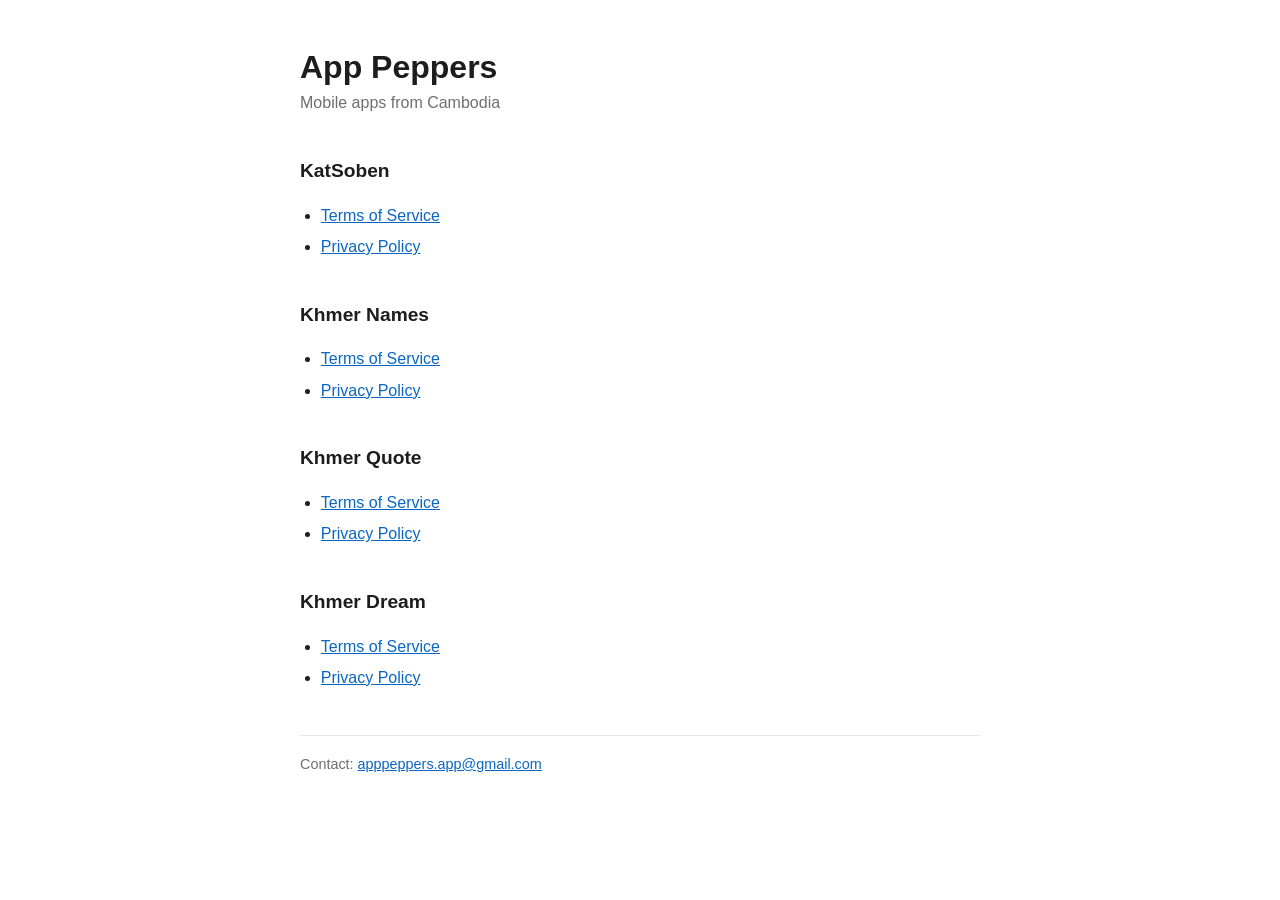
<file: index.html>
<!doctype html>
<html lang="en">
<head>
  <meta charset="utf-8">
  <meta name="viewport" content="width=device-width, initial-scale=1">
  <title>App Peppers</title>
  <link rel="stylesheet" href="style.css">
</head>
<body>
<main>
  <h1>App Peppers</h1>
  <p class="meta">Mobile apps from Cambodia</p>
  <h2>KatSoben</h2>
  <ul>
    <li><a href="katsoben/terms.html">Terms of Service</a></li>
    <li><a href="katsoben/privacy.html">Privacy Policy</a></li>
  </ul>
  <h2>Khmer Names</h2>
  <ul>
    <li><a href="khmer-names/terms.html">Terms of Service</a></li>
    <li><a href="khmer-names/privacy.html">Privacy Policy</a></li>
  </ul>
  <h2>Khmer Quote</h2>
  <ul>
    <li><a href="khmer-quote/terms.html">Terms of Service</a></li>
    <li><a href="khmer-quote/privacy.html">Privacy Policy</a></li>
  </ul>
  <h2>Khmer Dream</h2>
  <ul>
    <li><a href="khmer-dream/terms.html">Terms of Service</a></li>
    <li><a href="khmer-dream/privacy.html">Privacy Policy</a></li>
  </ul>
  <footer>Contact: <a href="mailto:apppeppers.app@gmail.com">apppeppers.app@gmail.com</a></footer>
</main>
</body>
</html>
</file>
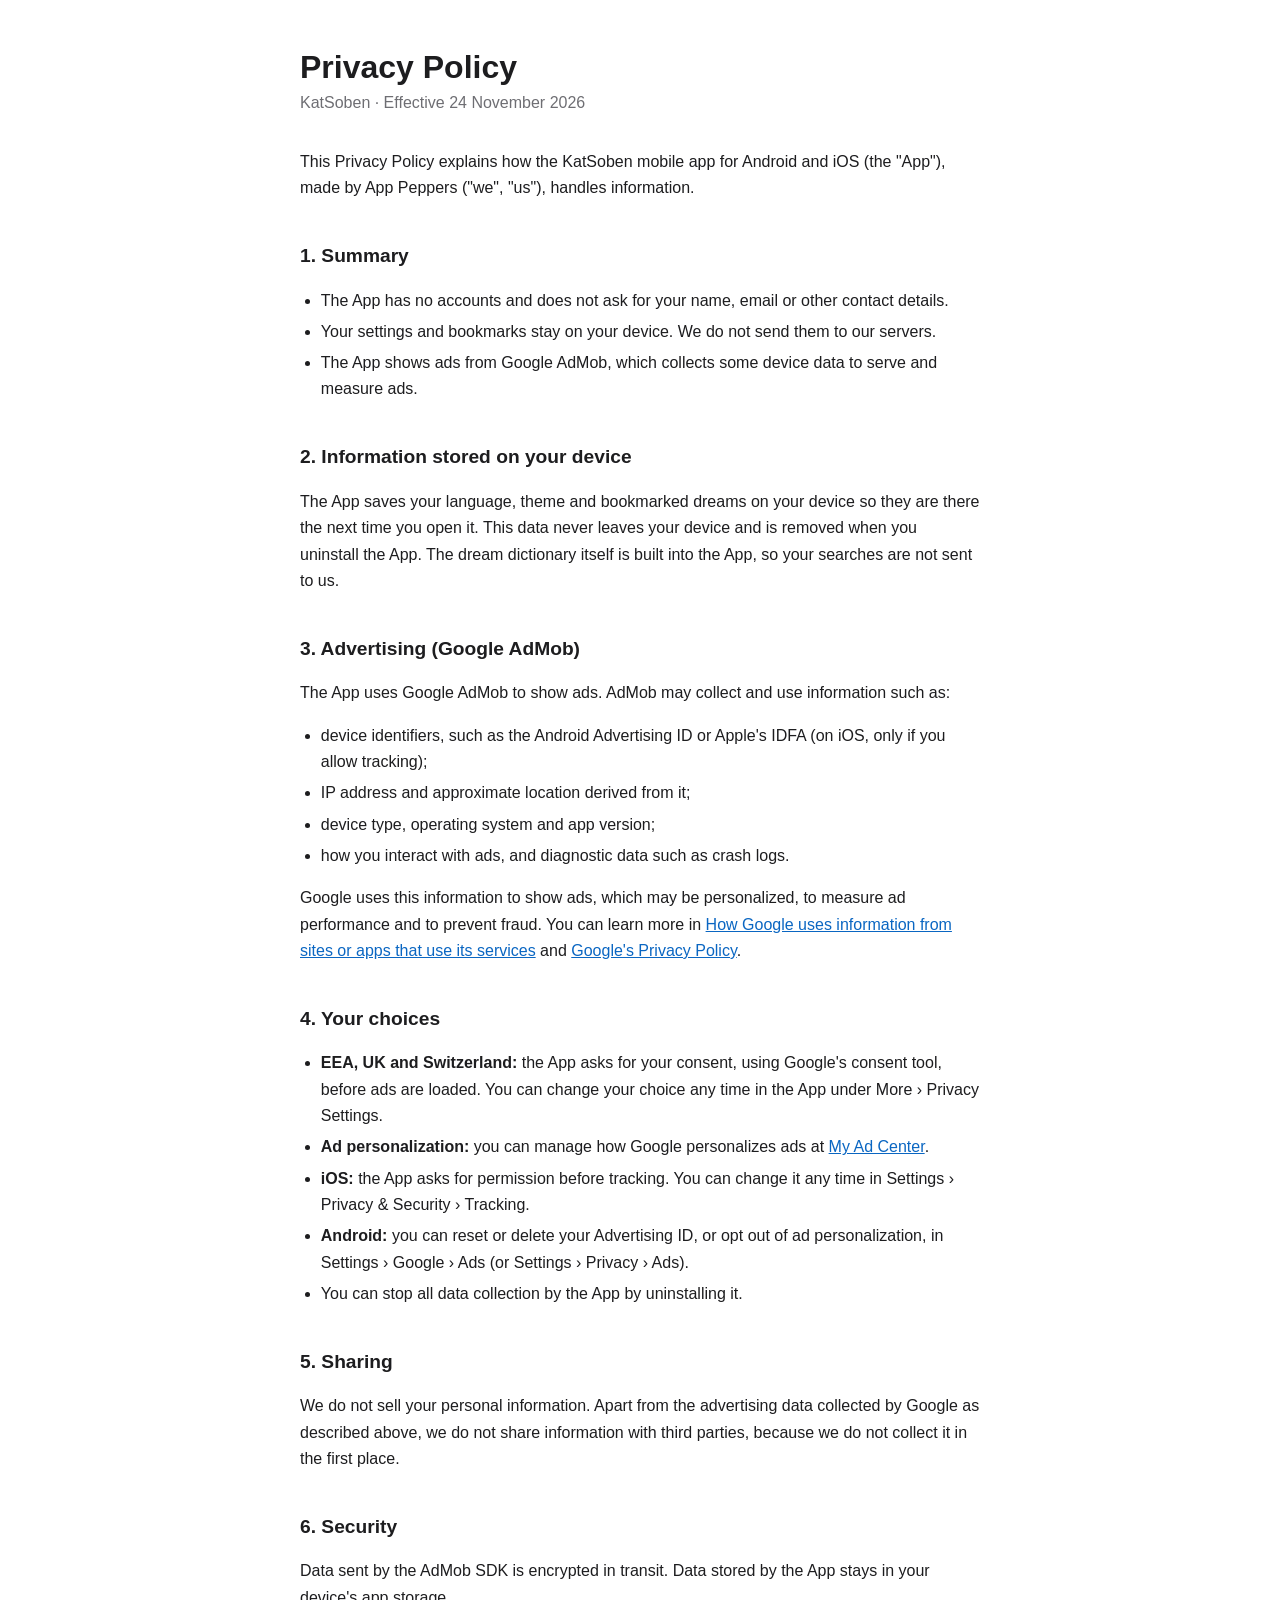
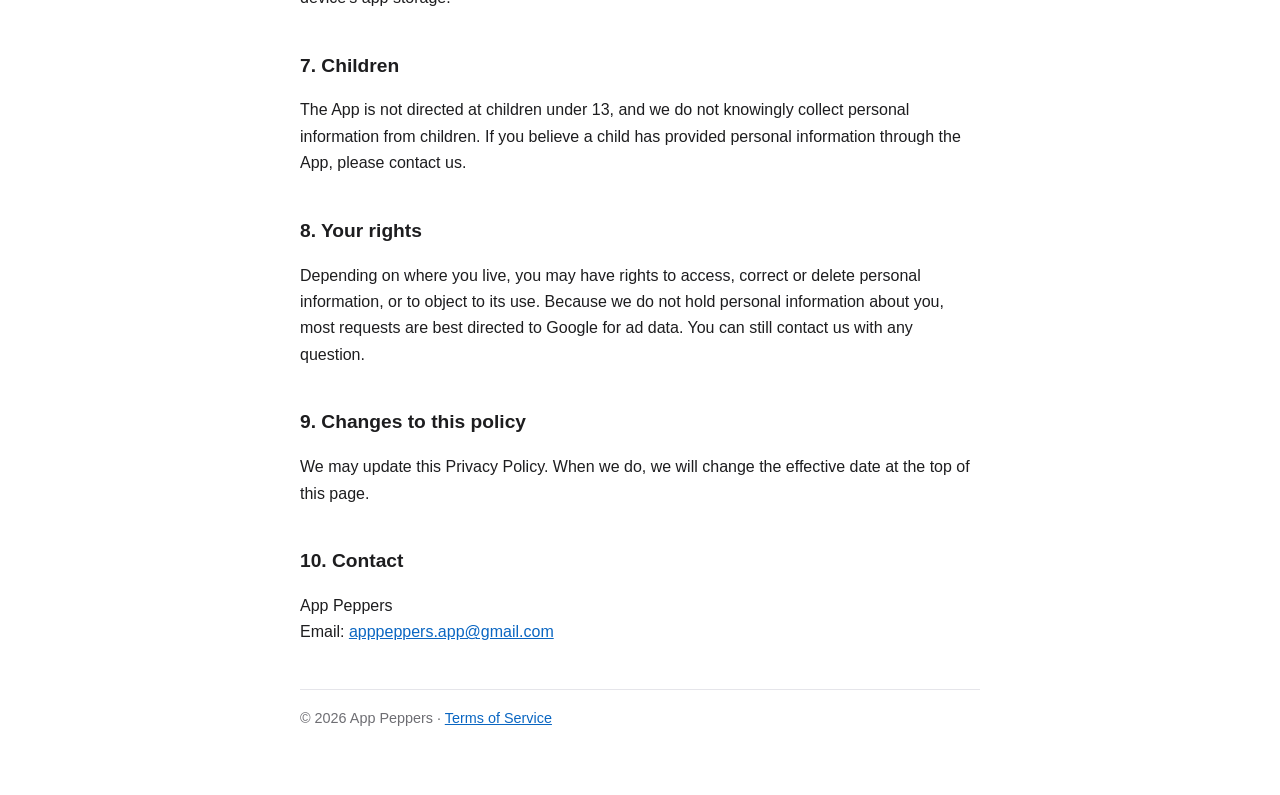
<file: katsoben/privacy.html>
<!doctype html>
<html lang="en">
<head>
  <meta charset="utf-8">
  <meta name="viewport" content="width=device-width, initial-scale=1">
  <title>KatSoben – Privacy Policy</title>
  <link rel="stylesheet" href="../style.css">
</head>
<body>
<main>
  <h1>Privacy Policy</h1>
  <p class="meta">KatSoben · Effective 24 November 2026</p>

  <p>This Privacy Policy explains how the KatSoben mobile app for Android and iOS (the "App"), made by App Peppers ("we", "us"), handles information.</p>

  <h2>1. Summary</h2>
  <ul>
    <li>The App has no accounts and does not ask for your name, email or other contact details.</li>
    <li>Your settings and bookmarks stay on your device. We do not send them to our servers.</li>
    <li>The App shows ads from Google AdMob, which collects some device data to serve and measure ads.</li>
  </ul>

  <h2>2. Information stored on your device</h2>
  <p>The App saves your language, theme and bookmarked dreams on your device so they are there the next time you open it. This data never leaves your device and is removed when you uninstall the App. The dream dictionary itself is built into the App, so your searches are not sent to us.</p>

  <h2>3. Advertising (Google AdMob)</h2>
  <p>The App uses Google AdMob to show ads. AdMob may collect and use information such as:</p>
  <ul>
    <li>device identifiers, such as the Android Advertising ID or Apple's IDFA (on iOS, only if you allow tracking);</li>
    <li>IP address and approximate location derived from it;</li>
    <li>device type, operating system and app version;</li>
    <li>how you interact with ads, and diagnostic data such as crash logs.</li>
  </ul>
  <p>Google uses this information to show ads, which may be personalized, to measure ad performance and to prevent fraud. You can learn more in <a href="https://policies.google.com/technologies/partner-sites">How Google uses information from sites or apps that use its services</a> and <a href="https://policies.google.com/privacy">Google's Privacy Policy</a>.</p>

  <h2>4. Your choices</h2>
  <ul>
    <li><strong>EEA, UK and Switzerland:</strong> the App asks for your consent, using Google's consent tool, before ads are loaded. You can change your choice any time in the App under More › Privacy Settings.</li>
    <li><strong>Ad personalization:</strong> you can manage how Google personalizes ads at <a href="https://myadcenter.google.com/">My Ad Center</a>.</li>
    <li><strong>iOS:</strong> the App asks for permission before tracking. You can change it any time in Settings › Privacy &amp; Security › Tracking.</li>
    <li><strong>Android:</strong> you can reset or delete your Advertising ID, or opt out of ad personalization, in Settings › Google › Ads (or Settings › Privacy › Ads).</li>
    <li>You can stop all data collection by the App by uninstalling it.</li>
  </ul>

  <h2>5. Sharing</h2>
  <p>We do not sell your personal information. Apart from the advertising data collected by Google as described above, we do not share information with third parties, because we do not collect it in the first place.</p>

  <h2>6. Security</h2>
  <p>Data sent by the AdMob SDK is encrypted in transit. Data stored by the App stays in your device's app storage.</p>

  <h2>7. Children</h2>
  <p>The App is not directed at children under 13, and we do not knowingly collect personal information from children. If you believe a child has provided personal information through the App, please contact us.</p>

  <h2>8. Your rights</h2>
  <p>Depending on where you live, you may have rights to access, correct or delete personal information, or to object to its use. Because we do not hold personal information about you, most requests are best directed to Google for ad data. You can still contact us with any question.</p>

  <h2>9. Changes to this policy</h2>
  <p>We may update this Privacy Policy. When we do, we will change the effective date at the top of this page.</p>

  <h2>10. Contact</h2>
  <p>App Peppers<br>
  Email: <a href="mailto:apppeppers.app@gmail.com">apppeppers.app@gmail.com</a></p>

  <footer>© 2026 App Peppers · <a href="terms.html">Terms of Service</a></footer>
</main>
</body>
</html>
</file>
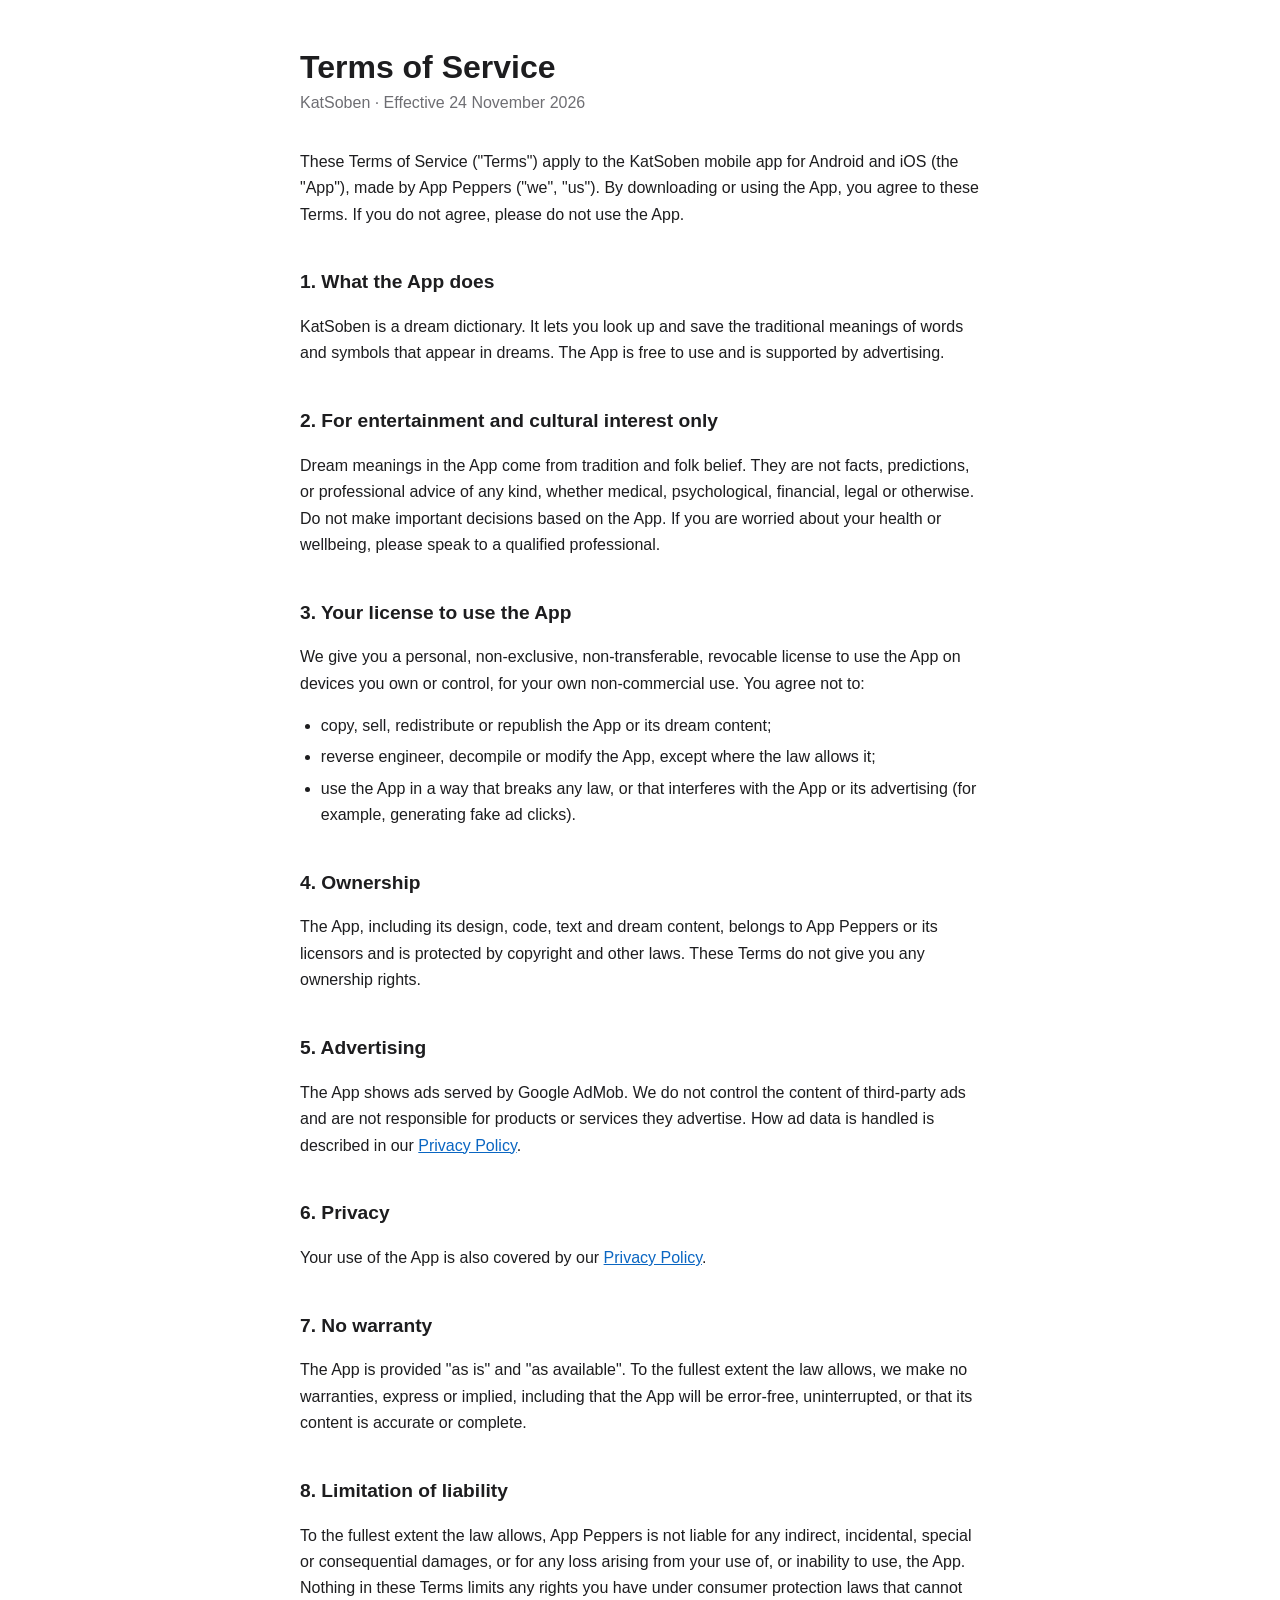
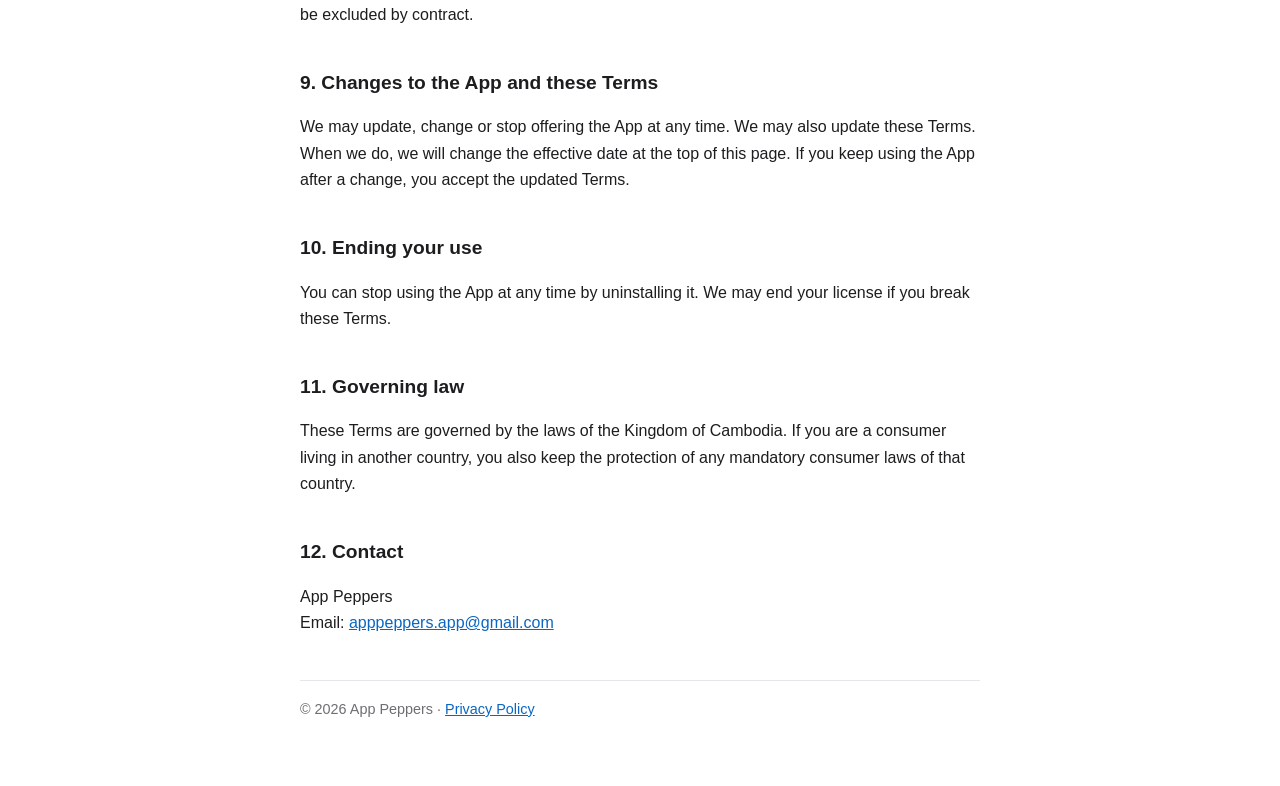
<file: katsoben/terms.html>
<!doctype html>
<html lang="en">
<head>
  <meta charset="utf-8">
  <meta name="viewport" content="width=device-width, initial-scale=1">
  <title>KatSoben – Terms of Service</title>
  <link rel="stylesheet" href="../style.css">
</head>
<body>
<main>
  <h1>Terms of Service</h1>
  <p class="meta">KatSoben · Effective 24 November 2026</p>

  <p>These Terms of Service ("Terms") apply to the KatSoben mobile app for Android and iOS (the "App"), made by App Peppers ("we", "us"). By downloading or using the App, you agree to these Terms. If you do not agree, please do not use the App.</p>

  <h2>1. What the App does</h2>
  <p>KatSoben is a dream dictionary. It lets you look up and save the traditional meanings of words and symbols that appear in dreams. The App is free to use and is supported by advertising.</p>

  <h2>2. For entertainment and cultural interest only</h2>
  <p>Dream meanings in the App come from tradition and folk belief. They are not facts, predictions, or professional advice of any kind, whether medical, psychological, financial, legal or otherwise. Do not make important decisions based on the App. If you are worried about your health or wellbeing, please speak to a qualified professional.</p>

  <h2>3. Your license to use the App</h2>
  <p>We give you a personal, non-exclusive, non-transferable, revocable license to use the App on devices you own or control, for your own non-commercial use. You agree not to:</p>
  <ul>
    <li>copy, sell, redistribute or republish the App or its dream content;</li>
    <li>reverse engineer, decompile or modify the App, except where the law allows it;</li>
    <li>use the App in a way that breaks any law, or that interferes with the App or its advertising (for example, generating fake ad clicks).</li>
  </ul>

  <h2>4. Ownership</h2>
  <p>The App, including its design, code, text and dream content, belongs to App Peppers or its licensors and is protected by copyright and other laws. These Terms do not give you any ownership rights.</p>

  <h2>5. Advertising</h2>
  <p>The App shows ads served by Google AdMob. We do not control the content of third-party ads and are not responsible for products or services they advertise. How ad data is handled is described in our <a href="privacy.html">Privacy Policy</a>.</p>

  <h2>6. Privacy</h2>
  <p>Your use of the App is also covered by our <a href="privacy.html">Privacy Policy</a>.</p>

  <h2>7. No warranty</h2>
  <p>The App is provided "as is" and "as available". To the fullest extent the law allows, we make no warranties, express or implied, including that the App will be error-free, uninterrupted, or that its content is accurate or complete.</p>

  <h2>8. Limitation of liability</h2>
  <p>To the fullest extent the law allows, App Peppers is not liable for any indirect, incidental, special or consequential damages, or for any loss arising from your use of, or inability to use, the App. Nothing in these Terms limits any rights you have under consumer protection laws that cannot be excluded by contract.</p>

  <h2>9. Changes to the App and these Terms</h2>
  <p>We may update, change or stop offering the App at any time. We may also update these Terms. When we do, we will change the effective date at the top of this page. If you keep using the App after a change, you accept the updated Terms.</p>

  <h2>10. Ending your use</h2>
  <p>You can stop using the App at any time by uninstalling it. We may end your license if you break these Terms.</p>

  <h2>11. Governing law</h2>
  <p>These Terms are governed by the laws of the Kingdom of Cambodia. If you are a consumer living in another country, you also keep the protection of any mandatory consumer laws of that country.</p>

  <h2>12. Contact</h2>
  <p>App Peppers<br>
  Email: <a href="mailto:apppeppers.app@gmail.com">apppeppers.app@gmail.com</a></p>

  <footer>© 2026 App Peppers · <a href="privacy.html">Privacy Policy</a></footer>
</main>
</body>
</html>
</file>
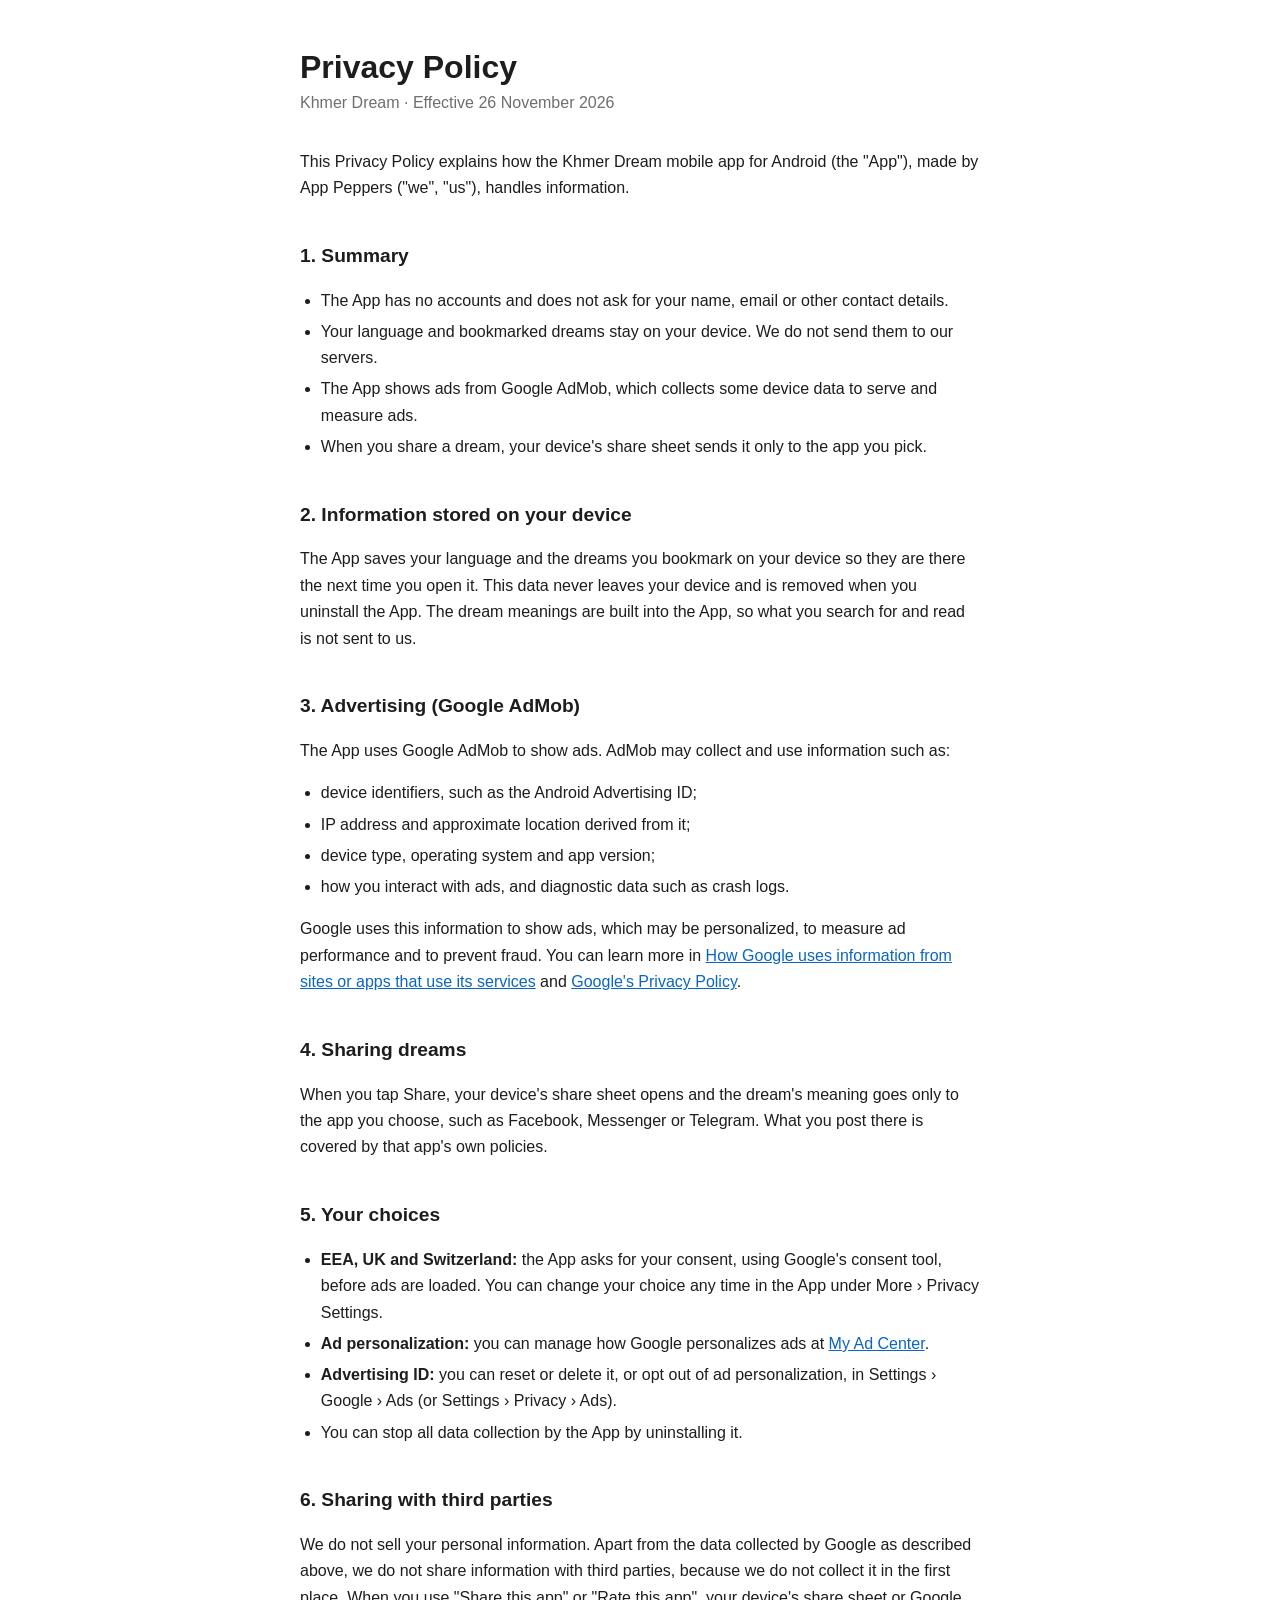
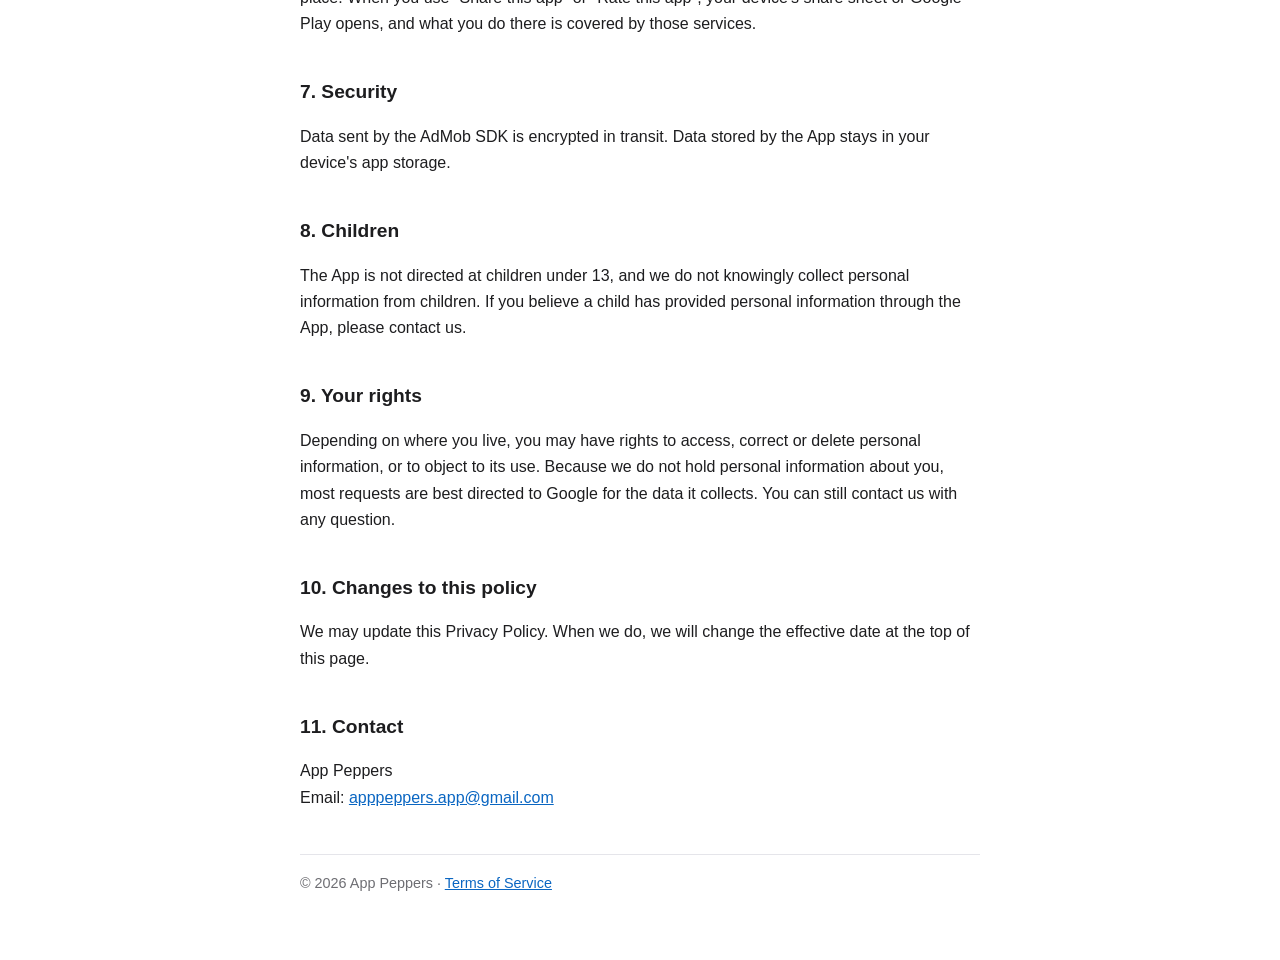
<file: khmer-dream/privacy.html>
<!doctype html>
<html lang="en">
<head>
  <meta charset="utf-8">
  <meta name="viewport" content="width=device-width, initial-scale=1">
  <title>Khmer Dream – Privacy Policy</title>
  <link rel="stylesheet" href="../style.css">
</head>
<body>
<main>
  <h1>Privacy Policy</h1>
  <p class="meta">Khmer Dream · Effective 26 November 2026</p>

  <p>This Privacy Policy explains how the Khmer Dream mobile app for Android (the "App"), made by App Peppers ("we", "us"), handles information.</p>

  <h2>1. Summary</h2>
  <ul>
    <li>The App has no accounts and does not ask for your name, email or other contact details.</li>
    <li>Your language and bookmarked dreams stay on your device. We do not send them to our servers.</li>
    <li>The App shows ads from Google AdMob, which collects some device data to serve and measure ads.</li>
    <li>When you share a dream, your device's share sheet sends it only to the app you pick.</li>
  </ul>

  <h2>2. Information stored on your device</h2>
  <p>The App saves your language and the dreams you bookmark on your device so they are there the next time you open it. This data never leaves your device and is removed when you uninstall the App. The dream meanings are built into the App, so what you search for and read is not sent to us.</p>

  <h2>3. Advertising (Google AdMob)</h2>
  <p>The App uses Google AdMob to show ads. AdMob may collect and use information such as:</p>
  <ul>
    <li>device identifiers, such as the Android Advertising ID;</li>
    <li>IP address and approximate location derived from it;</li>
    <li>device type, operating system and app version;</li>
    <li>how you interact with ads, and diagnostic data such as crash logs.</li>
  </ul>
  <p>Google uses this information to show ads, which may be personalized, to measure ad performance and to prevent fraud. You can learn more in <a href="https://policies.google.com/technologies/partner-sites">How Google uses information from sites or apps that use its services</a> and <a href="https://policies.google.com/privacy">Google's Privacy Policy</a>.</p>

  <h2>4. Sharing dreams</h2>
  <p>When you tap Share, your device's share sheet opens and the dream's meaning goes only to the app you choose, such as Facebook, Messenger or Telegram. What you post there is covered by that app's own policies.</p>

  <h2>5. Your choices</h2>
  <ul>
    <li><strong>EEA, UK and Switzerland:</strong> the App asks for your consent, using Google's consent tool, before ads are loaded. You can change your choice any time in the App under More › Privacy Settings.</li>
    <li><strong>Ad personalization:</strong> you can manage how Google personalizes ads at <a href="https://myadcenter.google.com/">My Ad Center</a>.</li>
    <li><strong>Advertising ID:</strong> you can reset or delete it, or opt out of ad personalization, in Settings › Google › Ads (or Settings › Privacy › Ads).</li>
    <li>You can stop all data collection by the App by uninstalling it.</li>
  </ul>

  <h2>6. Sharing with third parties</h2>
  <p>We do not sell your personal information. Apart from the data collected by Google as described above, we do not share information with third parties, because we do not collect it in the first place. When you use "Share this app" or "Rate this app", your device's share sheet or Google Play opens, and what you do there is covered by those services.</p>

  <h2>7. Security</h2>
  <p>Data sent by the AdMob SDK is encrypted in transit. Data stored by the App stays in your device's app storage.</p>

  <h2>8. Children</h2>
  <p>The App is not directed at children under 13, and we do not knowingly collect personal information from children. If you believe a child has provided personal information through the App, please contact us.</p>

  <h2>9. Your rights</h2>
  <p>Depending on where you live, you may have rights to access, correct or delete personal information, or to object to its use. Because we do not hold personal information about you, most requests are best directed to Google for the data it collects. You can still contact us with any question.</p>

  <h2>10. Changes to this policy</h2>
  <p>We may update this Privacy Policy. When we do, we will change the effective date at the top of this page.</p>

  <h2>11. Contact</h2>
  <p>App Peppers<br>
  Email: <a href="mailto:apppeppers.app@gmail.com">apppeppers.app@gmail.com</a></p>

  <footer>© 2026 App Peppers · <a href="terms.html">Terms of Service</a></footer>
</main>
</body>
</html>
</file>
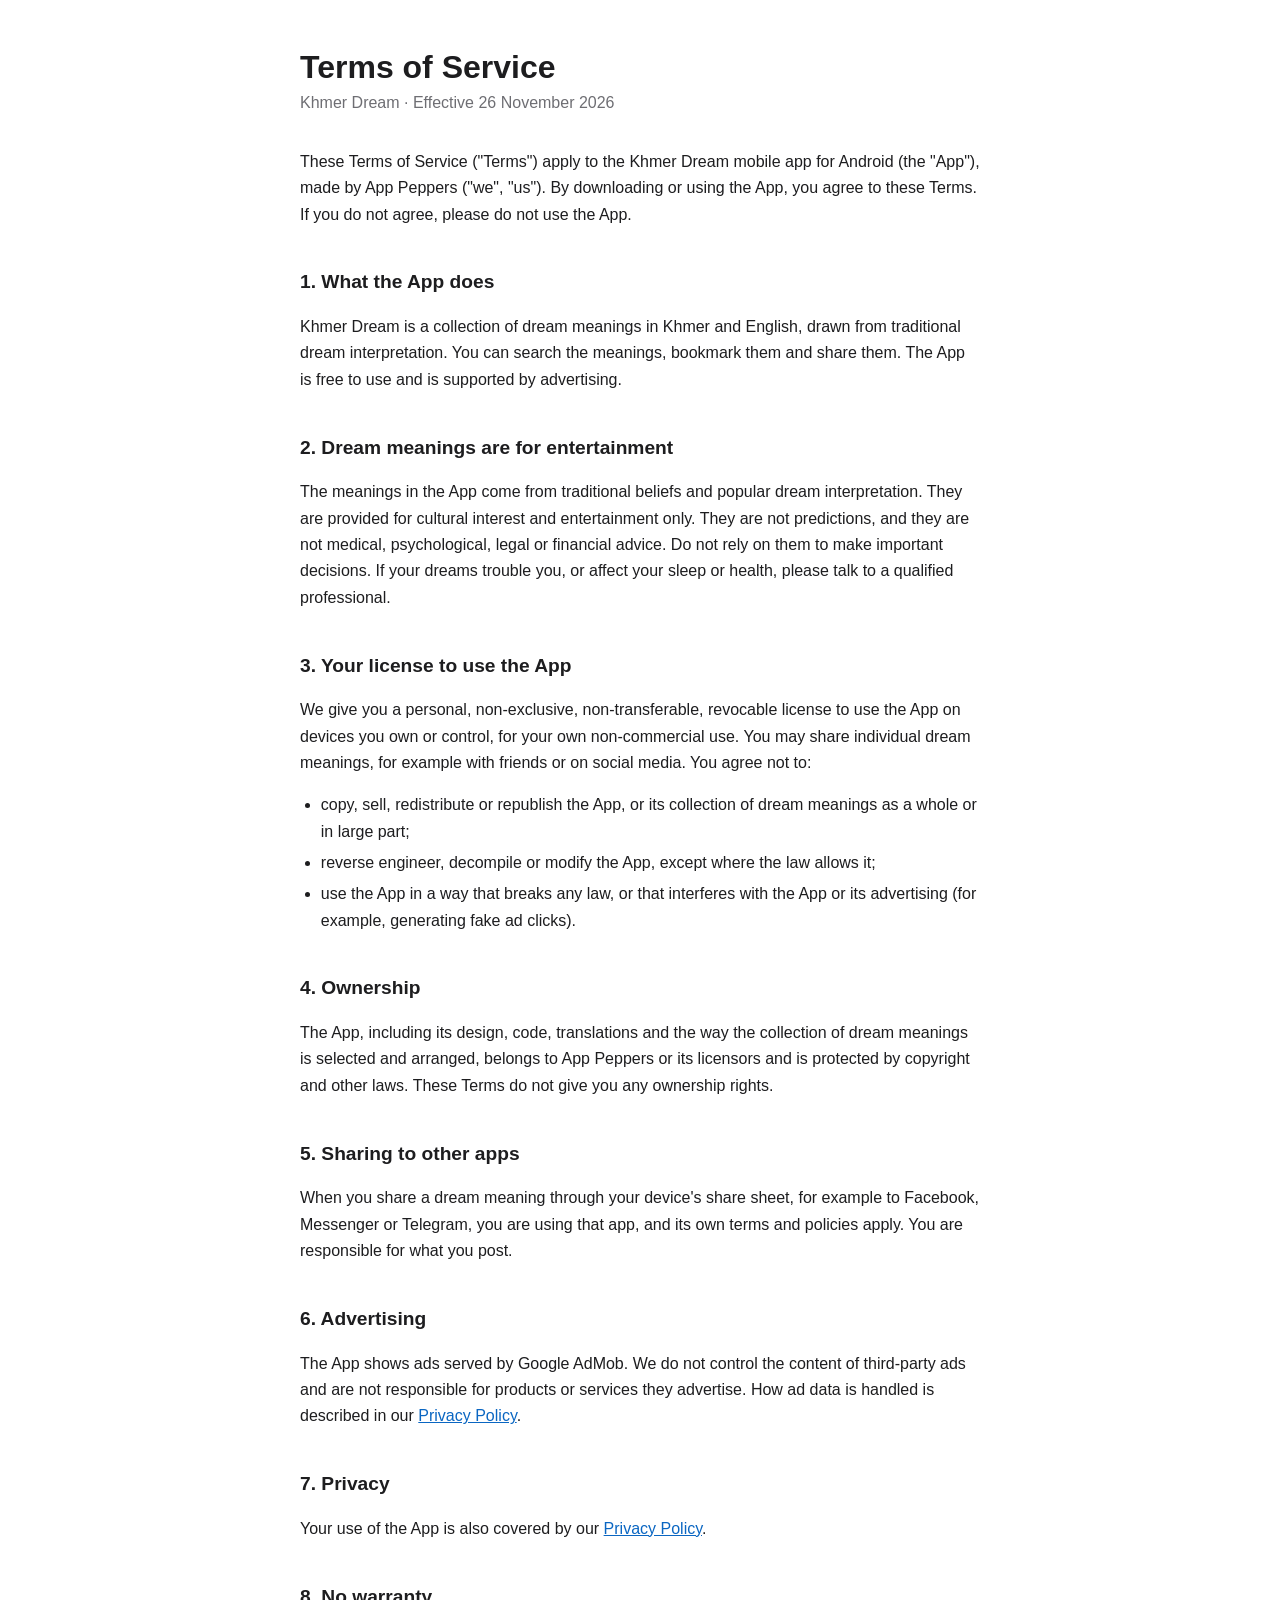
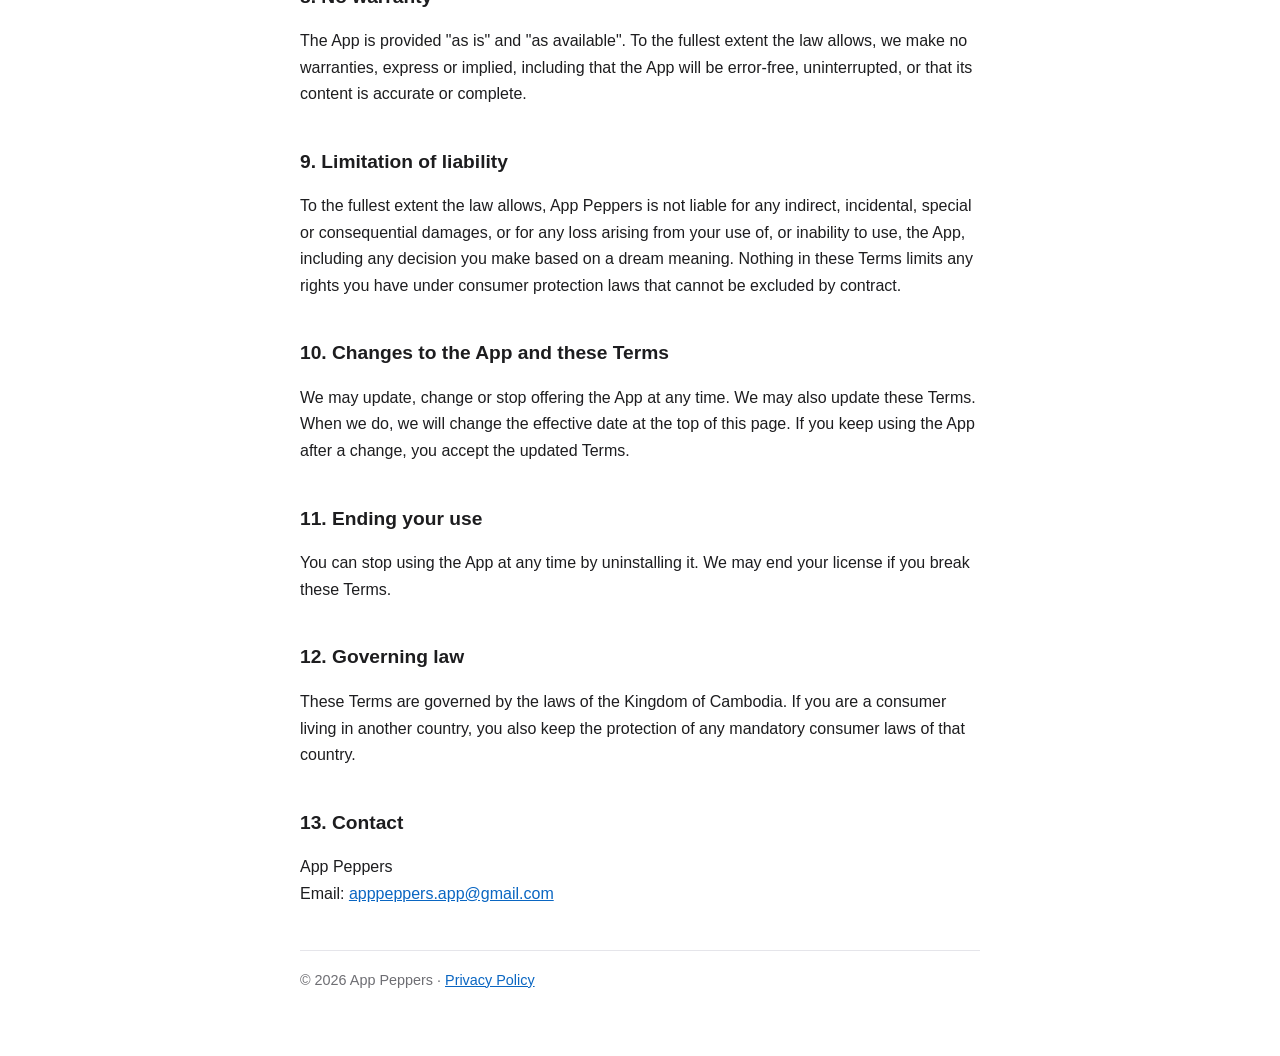
<file: khmer-dream/terms.html>
<!doctype html>
<html lang="en">
<head>
  <meta charset="utf-8">
  <meta name="viewport" content="width=device-width, initial-scale=1">
  <title>Khmer Dream – Terms of Service</title>
  <link rel="stylesheet" href="../style.css">
</head>
<body>
<main>
  <h1>Terms of Service</h1>
  <p class="meta">Khmer Dream · Effective 26 November 2026</p>

  <p>These Terms of Service ("Terms") apply to the Khmer Dream mobile app for Android (the "App"), made by App Peppers ("we", "us"). By downloading or using the App, you agree to these Terms. If you do not agree, please do not use the App.</p>

  <h2>1. What the App does</h2>
  <p>Khmer Dream is a collection of dream meanings in Khmer and English, drawn from traditional dream interpretation. You can search the meanings, bookmark them and share them. The App is free to use and is supported by advertising.</p>

  <h2>2. Dream meanings are for entertainment</h2>
  <p>The meanings in the App come from traditional beliefs and popular dream interpretation. They are provided for cultural interest and entertainment only. They are not predictions, and they are not medical, psychological, legal or financial advice. Do not rely on them to make important decisions. If your dreams trouble you, or affect your sleep or health, please talk to a qualified professional.</p>

  <h2>3. Your license to use the App</h2>
  <p>We give you a personal, non-exclusive, non-transferable, revocable license to use the App on devices you own or control, for your own non-commercial use. You may share individual dream meanings, for example with friends or on social media. You agree not to:</p>
  <ul>
    <li>copy, sell, redistribute or republish the App, or its collection of dream meanings as a whole or in large part;</li>
    <li>reverse engineer, decompile or modify the App, except where the law allows it;</li>
    <li>use the App in a way that breaks any law, or that interferes with the App or its advertising (for example, generating fake ad clicks).</li>
  </ul>

  <h2>4. Ownership</h2>
  <p>The App, including its design, code, translations and the way the collection of dream meanings is selected and arranged, belongs to App Peppers or its licensors and is protected by copyright and other laws. These Terms do not give you any ownership rights.</p>

  <h2>5. Sharing to other apps</h2>
  <p>When you share a dream meaning through your device's share sheet, for example to Facebook, Messenger or Telegram, you are using that app, and its own terms and policies apply. You are responsible for what you post.</p>

  <h2>6. Advertising</h2>
  <p>The App shows ads served by Google AdMob. We do not control the content of third-party ads and are not responsible for products or services they advertise. How ad data is handled is described in our <a href="privacy.html">Privacy Policy</a>.</p>

  <h2>7. Privacy</h2>
  <p>Your use of the App is also covered by our <a href="privacy.html">Privacy Policy</a>.</p>

  <h2>8. No warranty</h2>
  <p>The App is provided "as is" and "as available". To the fullest extent the law allows, we make no warranties, express or implied, including that the App will be error-free, uninterrupted, or that its content is accurate or complete.</p>

  <h2>9. Limitation of liability</h2>
  <p>To the fullest extent the law allows, App Peppers is not liable for any indirect, incidental, special or consequential damages, or for any loss arising from your use of, or inability to use, the App, including any decision you make based on a dream meaning. Nothing in these Terms limits any rights you have under consumer protection laws that cannot be excluded by contract.</p>

  <h2>10. Changes to the App and these Terms</h2>
  <p>We may update, change or stop offering the App at any time. We may also update these Terms. When we do, we will change the effective date at the top of this page. If you keep using the App after a change, you accept the updated Terms.</p>

  <h2>11. Ending your use</h2>
  <p>You can stop using the App at any time by uninstalling it. We may end your license if you break these Terms.</p>

  <h2>12. Governing law</h2>
  <p>These Terms are governed by the laws of the Kingdom of Cambodia. If you are a consumer living in another country, you also keep the protection of any mandatory consumer laws of that country.</p>

  <h2>13. Contact</h2>
  <p>App Peppers<br>
  Email: <a href="mailto:apppeppers.app@gmail.com">apppeppers.app@gmail.com</a></p>

  <footer>© 2026 App Peppers · <a href="privacy.html">Privacy Policy</a></footer>
</main>
</body>
</html>
</file>
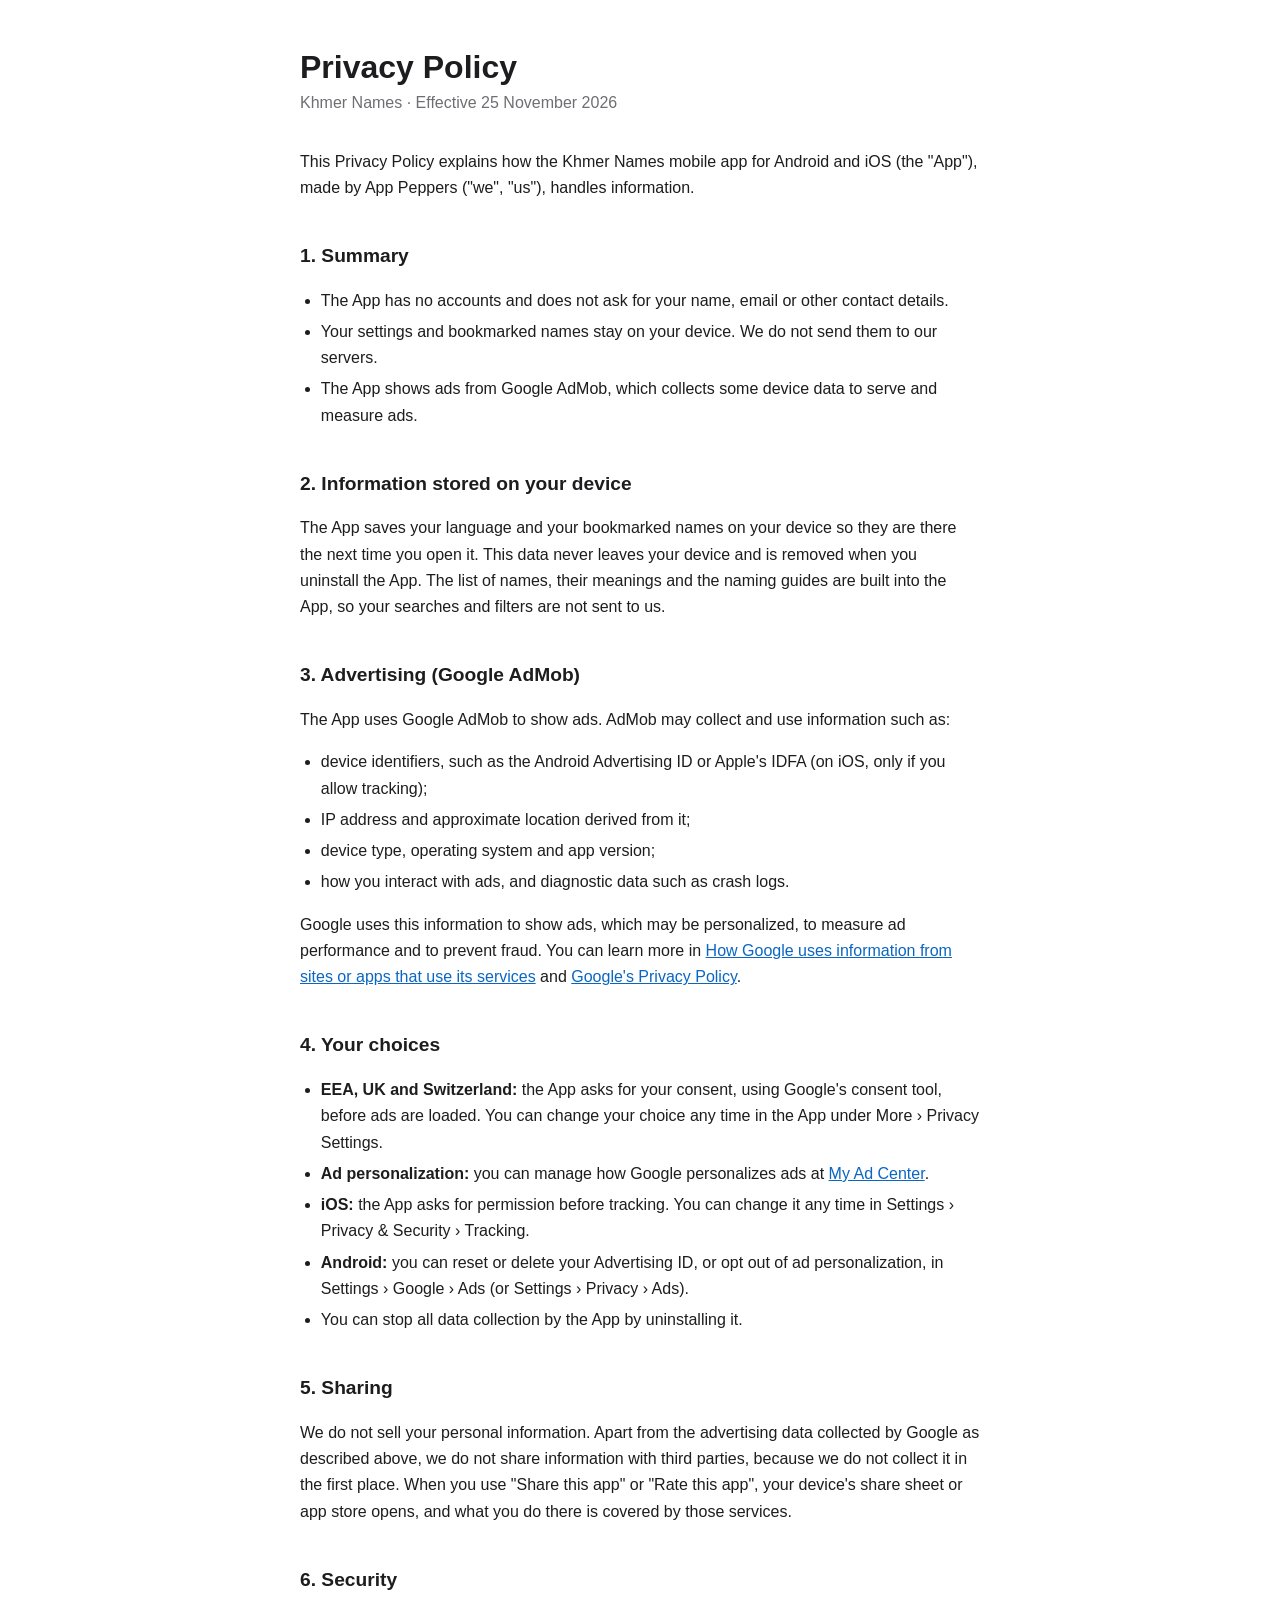
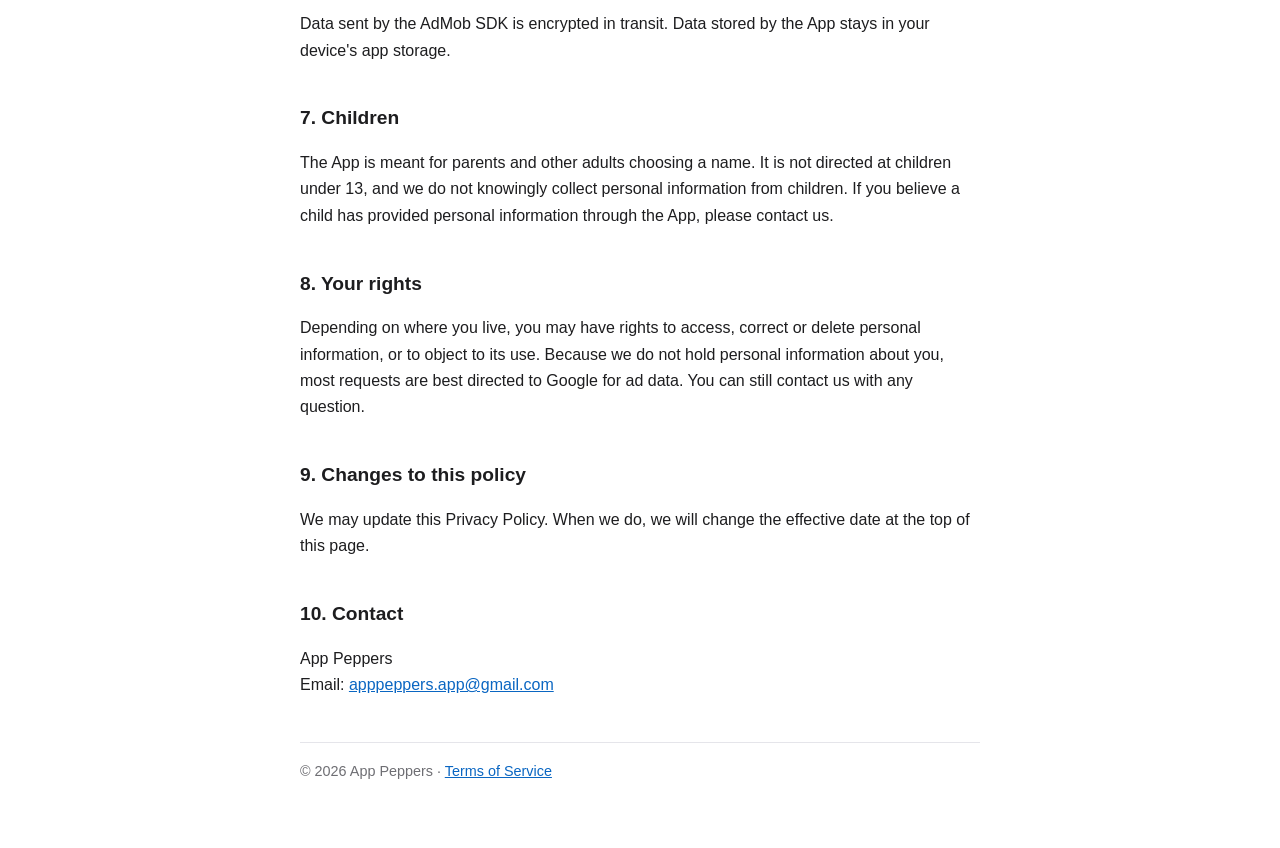
<file: khmer-names/privacy.html>
<!doctype html>
<html lang="en">
<head>
  <meta charset="utf-8">
  <meta name="viewport" content="width=device-width, initial-scale=1">
  <title>Khmer Names – Privacy Policy</title>
  <link rel="stylesheet" href="../style.css">
</head>
<body>
<main>
  <h1>Privacy Policy</h1>
  <p class="meta">Khmer Names · Effective 25 November 2026</p>

  <p>This Privacy Policy explains how the Khmer Names mobile app for Android and iOS (the "App"), made by App Peppers ("we", "us"), handles information.</p>

  <h2>1. Summary</h2>
  <ul>
    <li>The App has no accounts and does not ask for your name, email or other contact details.</li>
    <li>Your settings and bookmarked names stay on your device. We do not send them to our servers.</li>
    <li>The App shows ads from Google AdMob, which collects some device data to serve and measure ads.</li>
  </ul>

  <h2>2. Information stored on your device</h2>
  <p>The App saves your language and your bookmarked names on your device so they are there the next time you open it. This data never leaves your device and is removed when you uninstall the App. The list of names, their meanings and the naming guides are built into the App, so your searches and filters are not sent to us.</p>

  <h2>3. Advertising (Google AdMob)</h2>
  <p>The App uses Google AdMob to show ads. AdMob may collect and use information such as:</p>
  <ul>
    <li>device identifiers, such as the Android Advertising ID or Apple's IDFA (on iOS, only if you allow tracking);</li>
    <li>IP address and approximate location derived from it;</li>
    <li>device type, operating system and app version;</li>
    <li>how you interact with ads, and diagnostic data such as crash logs.</li>
  </ul>
  <p>Google uses this information to show ads, which may be personalized, to measure ad performance and to prevent fraud. You can learn more in <a href="https://policies.google.com/technologies/partner-sites">How Google uses information from sites or apps that use its services</a> and <a href="https://policies.google.com/privacy">Google's Privacy Policy</a>.</p>

  <h2>4. Your choices</h2>
  <ul>
    <li><strong>EEA, UK and Switzerland:</strong> the App asks for your consent, using Google's consent tool, before ads are loaded. You can change your choice any time in the App under More › Privacy Settings.</li>
    <li><strong>Ad personalization:</strong> you can manage how Google personalizes ads at <a href="https://myadcenter.google.com/">My Ad Center</a>.</li>
    <li><strong>iOS:</strong> the App asks for permission before tracking. You can change it any time in Settings › Privacy &amp; Security › Tracking.</li>
    <li><strong>Android:</strong> you can reset or delete your Advertising ID, or opt out of ad personalization, in Settings › Google › Ads (or Settings › Privacy › Ads).</li>
    <li>You can stop all data collection by the App by uninstalling it.</li>
  </ul>

  <h2>5. Sharing</h2>
  <p>We do not sell your personal information. Apart from the advertising data collected by Google as described above, we do not share information with third parties, because we do not collect it in the first place. When you use "Share this app" or "Rate this app", your device's share sheet or app store opens, and what you do there is covered by those services.</p>

  <h2>6. Security</h2>
  <p>Data sent by the AdMob SDK is encrypted in transit. Data stored by the App stays in your device's app storage.</p>

  <h2>7. Children</h2>
  <p>The App is meant for parents and other adults choosing a name. It is not directed at children under 13, and we do not knowingly collect personal information from children. If you believe a child has provided personal information through the App, please contact us.</p>

  <h2>8. Your rights</h2>
  <p>Depending on where you live, you may have rights to access, correct or delete personal information, or to object to its use. Because we do not hold personal information about you, most requests are best directed to Google for ad data. You can still contact us with any question.</p>

  <h2>9. Changes to this policy</h2>
  <p>We may update this Privacy Policy. When we do, we will change the effective date at the top of this page.</p>

  <h2>10. Contact</h2>
  <p>App Peppers<br>
  Email: <a href="mailto:apppeppers.app@gmail.com">apppeppers.app@gmail.com</a></p>

  <footer>© 2026 App Peppers · <a href="terms.html">Terms of Service</a></footer>
</main>
</body>
</html>
</file>
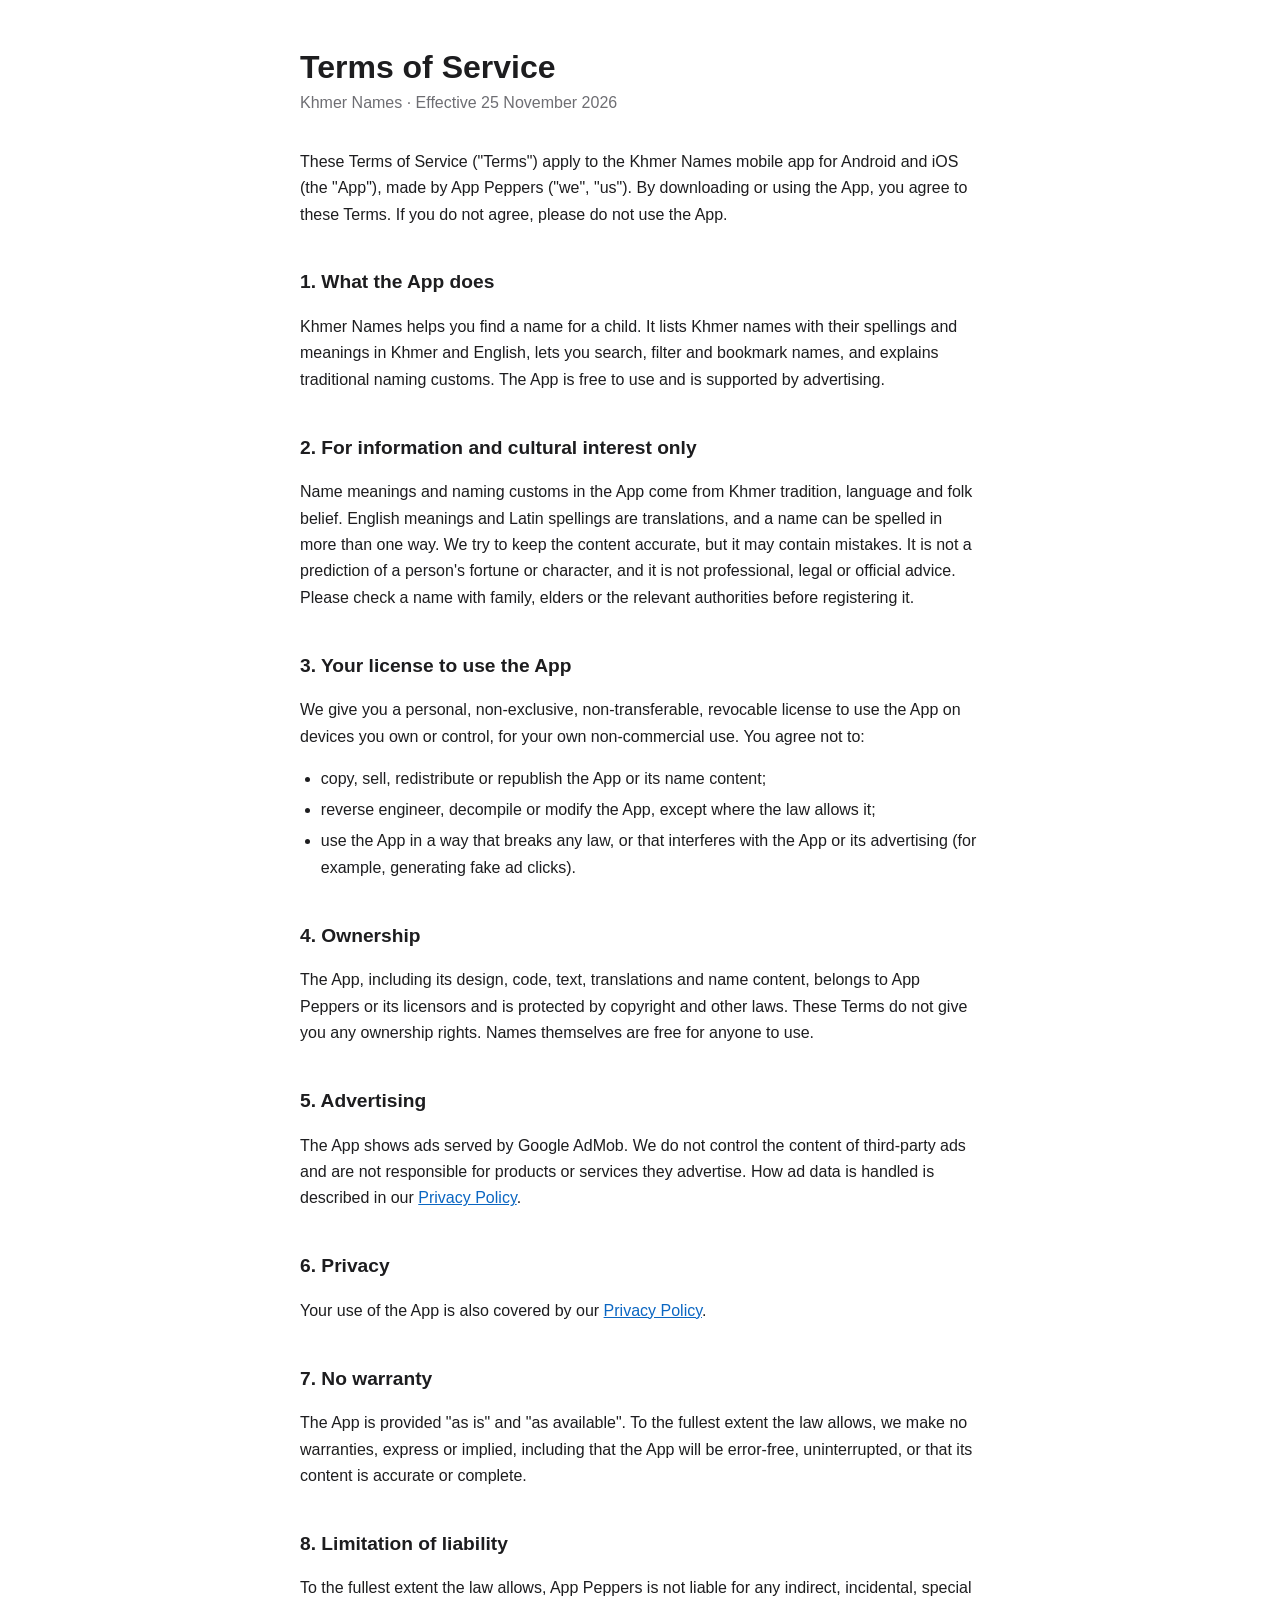
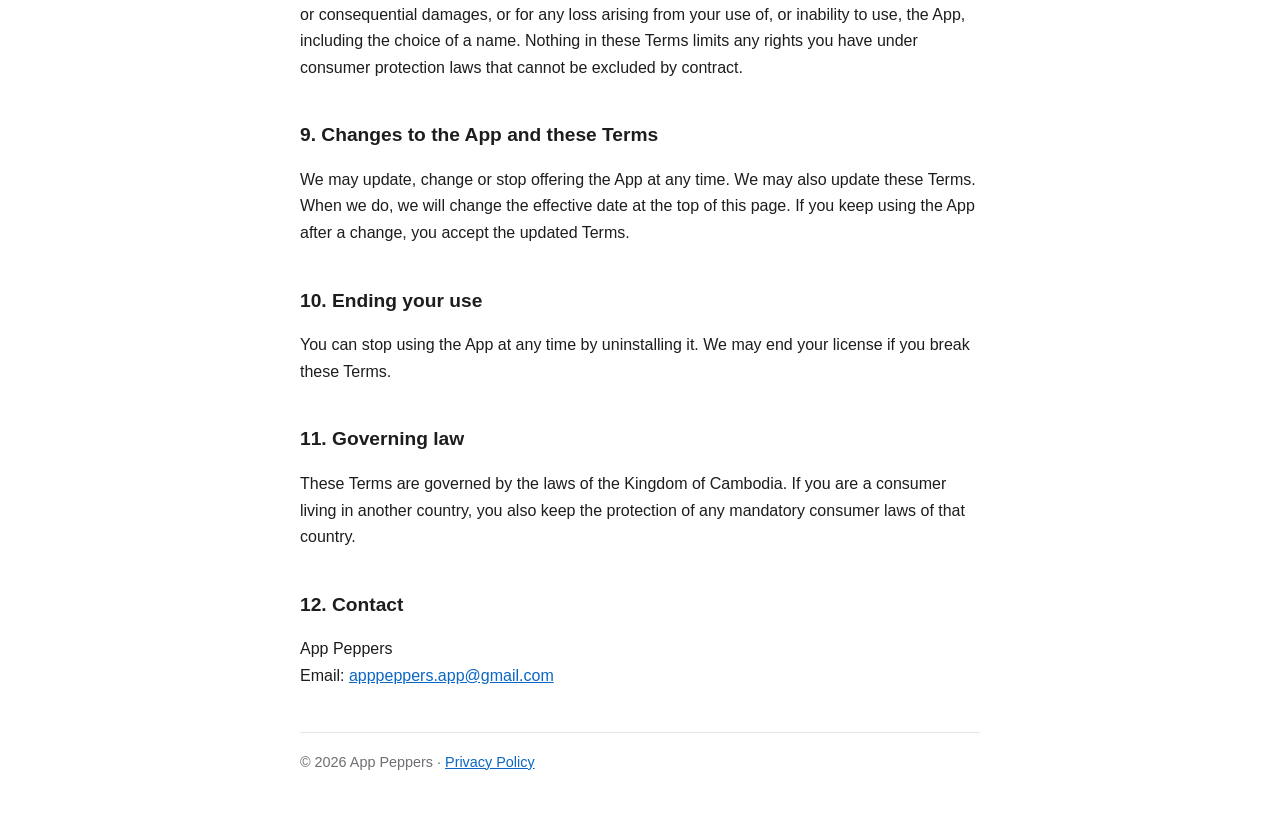
<file: khmer-names/terms.html>
<!doctype html>
<html lang="en">
<head>
  <meta charset="utf-8">
  <meta name="viewport" content="width=device-width, initial-scale=1">
  <title>Khmer Names – Terms of Service</title>
  <link rel="stylesheet" href="../style.css">
</head>
<body>
<main>
  <h1>Terms of Service</h1>
  <p class="meta">Khmer Names · Effective 25 November 2026</p>

  <p>These Terms of Service ("Terms") apply to the Khmer Names mobile app for Android and iOS (the "App"), made by App Peppers ("we", "us"). By downloading or using the App, you agree to these Terms. If you do not agree, please do not use the App.</p>

  <h2>1. What the App does</h2>
  <p>Khmer Names helps you find a name for a child. It lists Khmer names with their spellings and meanings in Khmer and English, lets you search, filter and bookmark names, and explains traditional naming customs. The App is free to use and is supported by advertising.</p>

  <h2>2. For information and cultural interest only</h2>
  <p>Name meanings and naming customs in the App come from Khmer tradition, language and folk belief. English meanings and Latin spellings are translations, and a name can be spelled in more than one way. We try to keep the content accurate, but it may contain mistakes. It is not a prediction of a person's fortune or character, and it is not professional, legal or official advice. Please check a name with family, elders or the relevant authorities before registering it.</p>

  <h2>3. Your license to use the App</h2>
  <p>We give you a personal, non-exclusive, non-transferable, revocable license to use the App on devices you own or control, for your own non-commercial use. You agree not to:</p>
  <ul>
    <li>copy, sell, redistribute or republish the App or its name content;</li>
    <li>reverse engineer, decompile or modify the App, except where the law allows it;</li>
    <li>use the App in a way that breaks any law, or that interferes with the App or its advertising (for example, generating fake ad clicks).</li>
  </ul>

  <h2>4. Ownership</h2>
  <p>The App, including its design, code, text, translations and name content, belongs to App Peppers or its licensors and is protected by copyright and other laws. These Terms do not give you any ownership rights. Names themselves are free for anyone to use.</p>

  <h2>5. Advertising</h2>
  <p>The App shows ads served by Google AdMob. We do not control the content of third-party ads and are not responsible for products or services they advertise. How ad data is handled is described in our <a href="privacy.html">Privacy Policy</a>.</p>

  <h2>6. Privacy</h2>
  <p>Your use of the App is also covered by our <a href="privacy.html">Privacy Policy</a>.</p>

  <h2>7. No warranty</h2>
  <p>The App is provided "as is" and "as available". To the fullest extent the law allows, we make no warranties, express or implied, including that the App will be error-free, uninterrupted, or that its content is accurate or complete.</p>

  <h2>8. Limitation of liability</h2>
  <p>To the fullest extent the law allows, App Peppers is not liable for any indirect, incidental, special or consequential damages, or for any loss arising from your use of, or inability to use, the App, including the choice of a name. Nothing in these Terms limits any rights you have under consumer protection laws that cannot be excluded by contract.</p>

  <h2>9. Changes to the App and these Terms</h2>
  <p>We may update, change or stop offering the App at any time. We may also update these Terms. When we do, we will change the effective date at the top of this page. If you keep using the App after a change, you accept the updated Terms.</p>

  <h2>10. Ending your use</h2>
  <p>You can stop using the App at any time by uninstalling it. We may end your license if you break these Terms.</p>

  <h2>11. Governing law</h2>
  <p>These Terms are governed by the laws of the Kingdom of Cambodia. If you are a consumer living in another country, you also keep the protection of any mandatory consumer laws of that country.</p>

  <h2>12. Contact</h2>
  <p>App Peppers<br>
  Email: <a href="mailto:apppeppers.app@gmail.com">apppeppers.app@gmail.com</a></p>

  <footer>© 2026 App Peppers · <a href="privacy.html">Privacy Policy</a></footer>
</main>
</body>
</html>
</file>
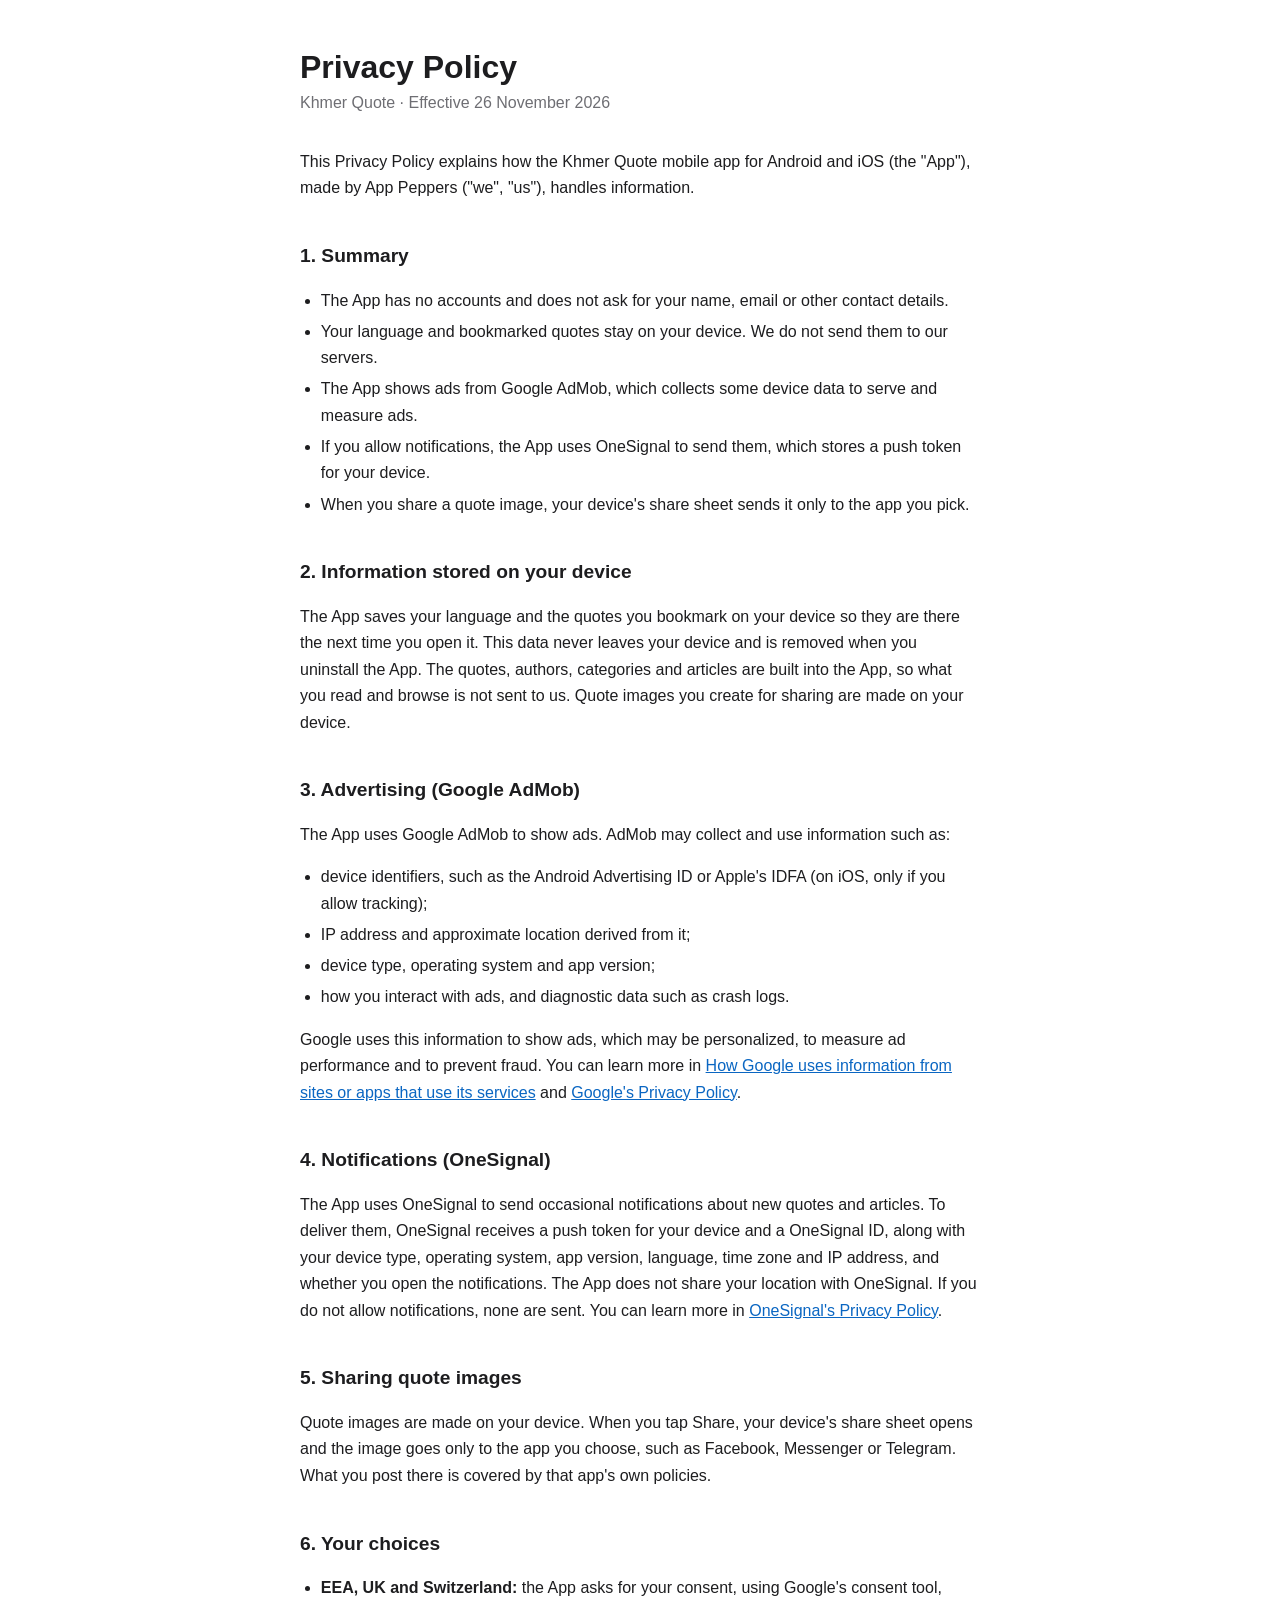
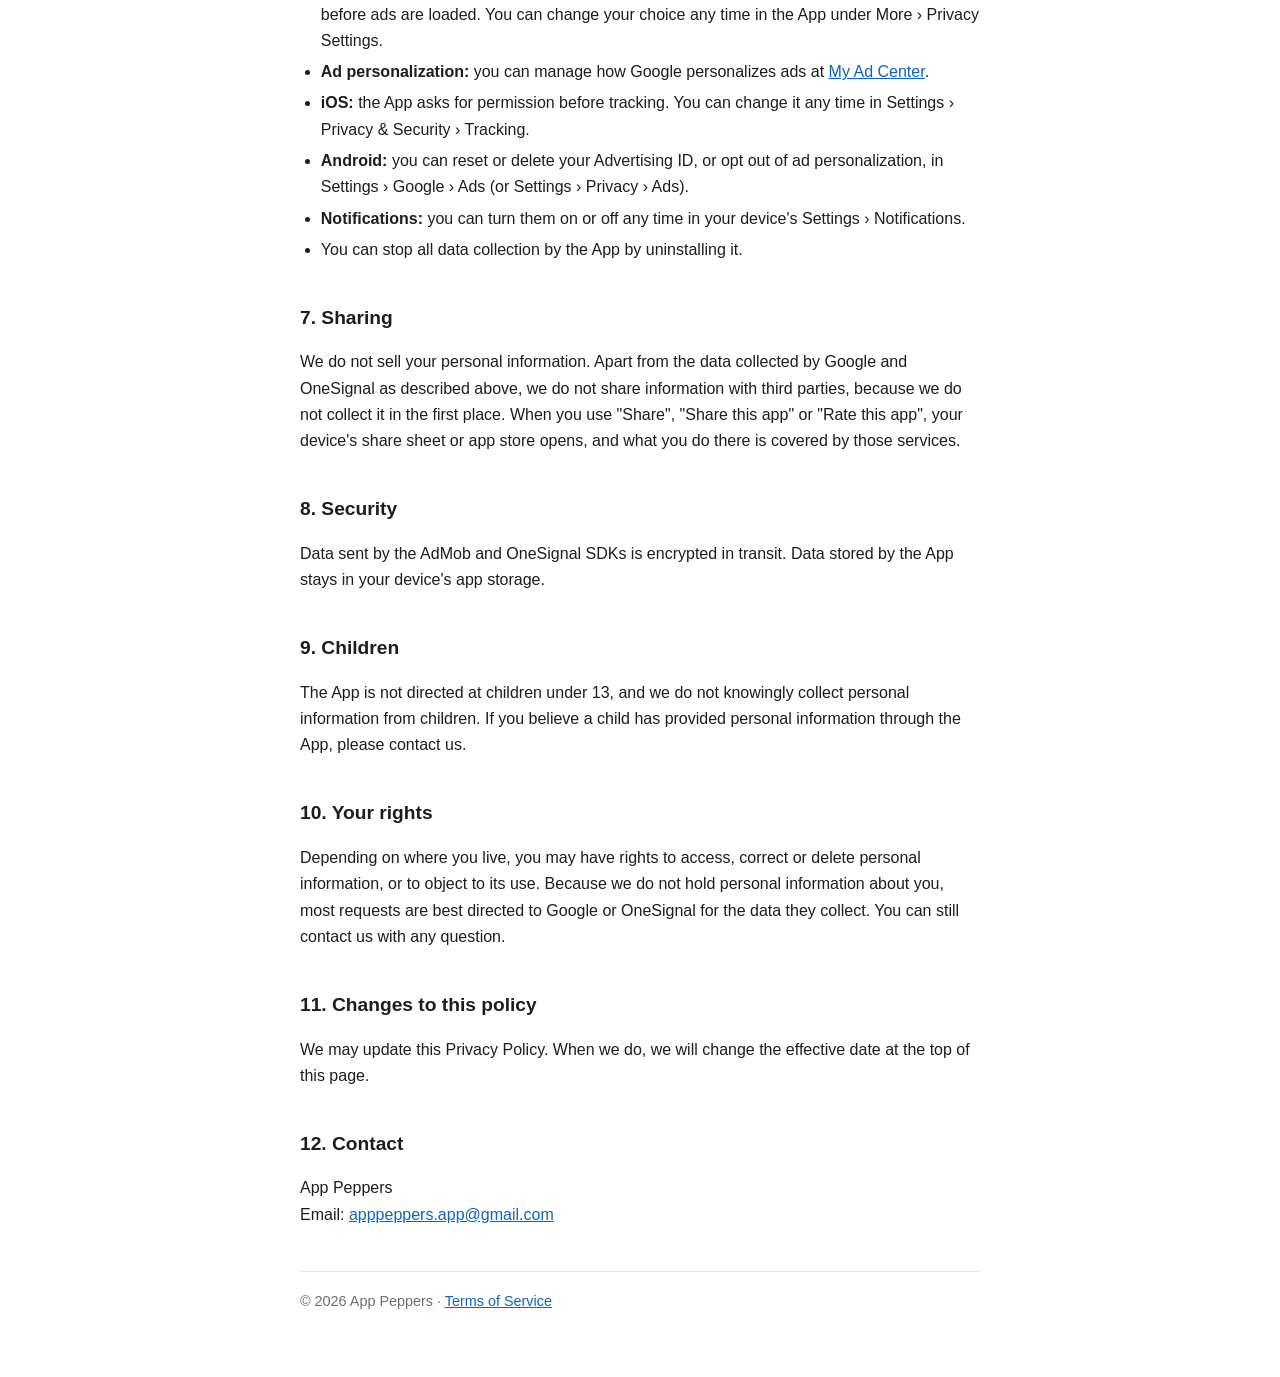
<file: khmer-quote/privacy.html>
<!doctype html>
<html lang="en">
<head>
  <meta charset="utf-8">
  <meta name="viewport" content="width=device-width, initial-scale=1">
  <title>Khmer Quote – Privacy Policy</title>
  <link rel="stylesheet" href="../style.css">
</head>
<body>
<main>
  <h1>Privacy Policy</h1>
  <p class="meta">Khmer Quote · Effective 26 November 2026</p>

  <p>This Privacy Policy explains how the Khmer Quote mobile app for Android and iOS (the "App"), made by App Peppers ("we", "us"), handles information.</p>

  <h2>1. Summary</h2>
  <ul>
    <li>The App has no accounts and does not ask for your name, email or other contact details.</li>
    <li>Your language and bookmarked quotes stay on your device. We do not send them to our servers.</li>
    <li>The App shows ads from Google AdMob, which collects some device data to serve and measure ads.</li>
    <li>If you allow notifications, the App uses OneSignal to send them, which stores a push token for your device.</li>
    <li>When you share a quote image, your device's share sheet sends it only to the app you pick.</li>
  </ul>

  <h2>2. Information stored on your device</h2>
  <p>The App saves your language and the quotes you bookmark on your device so they are there the next time you open it. This data never leaves your device and is removed when you uninstall the App. The quotes, authors, categories and articles are built into the App, so what you read and browse is not sent to us. Quote images you create for sharing are made on your device.</p>

  <h2>3. Advertising (Google AdMob)</h2>
  <p>The App uses Google AdMob to show ads. AdMob may collect and use information such as:</p>
  <ul>
    <li>device identifiers, such as the Android Advertising ID or Apple's IDFA (on iOS, only if you allow tracking);</li>
    <li>IP address and approximate location derived from it;</li>
    <li>device type, operating system and app version;</li>
    <li>how you interact with ads, and diagnostic data such as crash logs.</li>
  </ul>
  <p>Google uses this information to show ads, which may be personalized, to measure ad performance and to prevent fraud. You can learn more in <a href="https://policies.google.com/technologies/partner-sites">How Google uses information from sites or apps that use its services</a> and <a href="https://policies.google.com/privacy">Google's Privacy Policy</a>.</p>

  <h2>4. Notifications (OneSignal)</h2>
  <p>The App uses OneSignal to send occasional notifications about new quotes and articles. To deliver them, OneSignal receives a push token for your device and a OneSignal ID, along with your device type, operating system, app version, language, time zone and IP address, and whether you open the notifications. The App does not share your location with OneSignal. If you do not allow notifications, none are sent. You can learn more in <a href="https://onesignal.com/privacy_policy">OneSignal's Privacy Policy</a>.</p>

  <h2>5. Sharing quote images</h2>
  <p>Quote images are made on your device. When you tap Share, your device's share sheet opens and the image goes only to the app you choose, such as Facebook, Messenger or Telegram. What you post there is covered by that app's own policies.</p>

  <h2>6. Your choices</h2>
  <ul>
    <li><strong>EEA, UK and Switzerland:</strong> the App asks for your consent, using Google's consent tool, before ads are loaded. You can change your choice any time in the App under More › Privacy Settings.</li>
    <li><strong>Ad personalization:</strong> you can manage how Google personalizes ads at <a href="https://myadcenter.google.com/">My Ad Center</a>.</li>
    <li><strong>iOS:</strong> the App asks for permission before tracking. You can change it any time in Settings › Privacy &amp; Security › Tracking.</li>
    <li><strong>Android:</strong> you can reset or delete your Advertising ID, or opt out of ad personalization, in Settings › Google › Ads (or Settings › Privacy › Ads).</li>
    <li><strong>Notifications:</strong> you can turn them on or off any time in your device's Settings › Notifications.</li>
    <li>You can stop all data collection by the App by uninstalling it.</li>
  </ul>

  <h2>7. Sharing</h2>
  <p>We do not sell your personal information. Apart from the data collected by Google and OneSignal as described above, we do not share information with third parties, because we do not collect it in the first place. When you use "Share", "Share this app" or "Rate this app", your device's share sheet or app store opens, and what you do there is covered by those services.</p>

  <h2>8. Security</h2>
  <p>Data sent by the AdMob and OneSignal SDKs is encrypted in transit. Data stored by the App stays in your device's app storage.</p>

  <h2>9. Children</h2>
  <p>The App is not directed at children under 13, and we do not knowingly collect personal information from children. If you believe a child has provided personal information through the App, please contact us.</p>

  <h2>10. Your rights</h2>
  <p>Depending on where you live, you may have rights to access, correct or delete personal information, or to object to its use. Because we do not hold personal information about you, most requests are best directed to Google or OneSignal for the data they collect. You can still contact us with any question.</p>

  <h2>11. Changes to this policy</h2>
  <p>We may update this Privacy Policy. When we do, we will change the effective date at the top of this page.</p>

  <h2>12. Contact</h2>
  <p>App Peppers<br>
  Email: <a href="mailto:apppeppers.app@gmail.com">apppeppers.app@gmail.com</a></p>

  <footer>© 2026 App Peppers · <a href="terms.html">Terms of Service</a></footer>
</main>
</body>
</html>
</file>
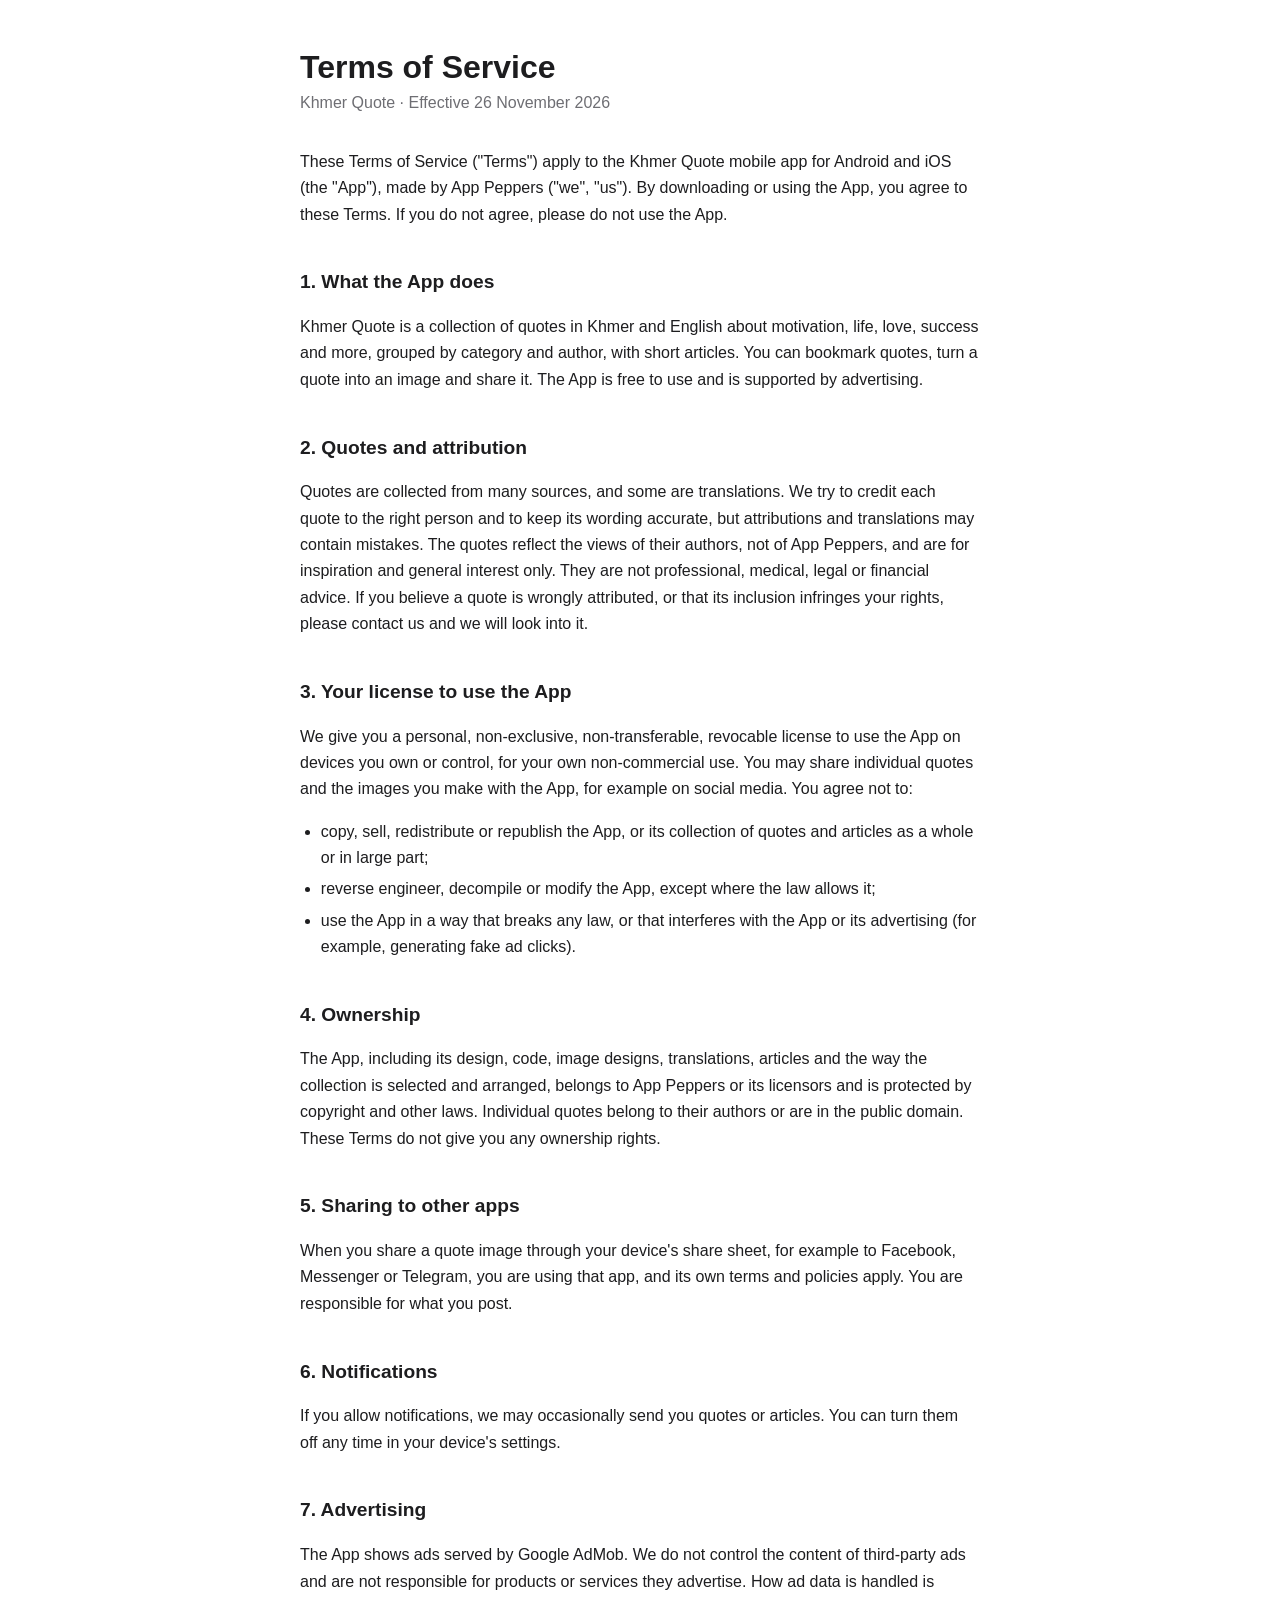
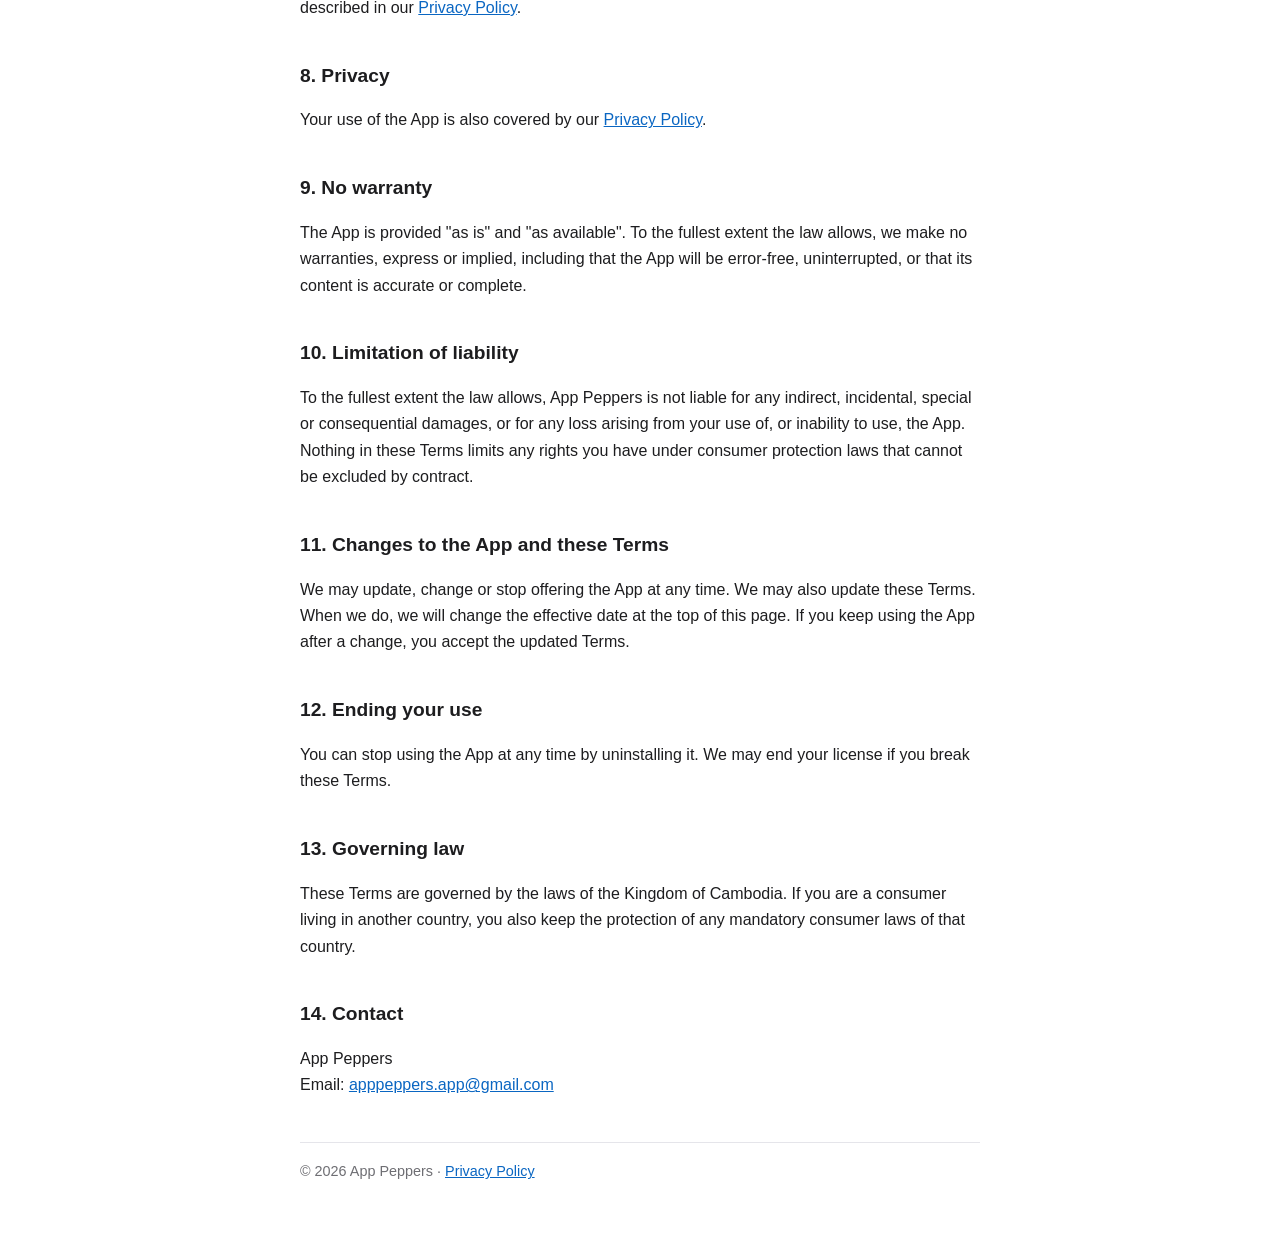
<file: khmer-quote/terms.html>
<!doctype html>
<html lang="en">
<head>
  <meta charset="utf-8">
  <meta name="viewport" content="width=device-width, initial-scale=1">
  <title>Khmer Quote – Terms of Service</title>
  <link rel="stylesheet" href="../style.css">
</head>
<body>
<main>
  <h1>Terms of Service</h1>
  <p class="meta">Khmer Quote · Effective 26 November 2026</p>

  <p>These Terms of Service ("Terms") apply to the Khmer Quote mobile app for Android and iOS (the "App"), made by App Peppers ("we", "us"). By downloading or using the App, you agree to these Terms. If you do not agree, please do not use the App.</p>

  <h2>1. What the App does</h2>
  <p>Khmer Quote is a collection of quotes in Khmer and English about motivation, life, love, success and more, grouped by category and author, with short articles. You can bookmark quotes, turn a quote into an image and share it. The App is free to use and is supported by advertising.</p>

  <h2>2. Quotes and attribution</h2>
  <p>Quotes are collected from many sources, and some are translations. We try to credit each quote to the right person and to keep its wording accurate, but attributions and translations may contain mistakes. The quotes reflect the views of their authors, not of App Peppers, and are for inspiration and general interest only. They are not professional, medical, legal or financial advice. If you believe a quote is wrongly attributed, or that its inclusion infringes your rights, please contact us and we will look into it.</p>

  <h2>3. Your license to use the App</h2>
  <p>We give you a personal, non-exclusive, non-transferable, revocable license to use the App on devices you own or control, for your own non-commercial use. You may share individual quotes and the images you make with the App, for example on social media. You agree not to:</p>
  <ul>
    <li>copy, sell, redistribute or republish the App, or its collection of quotes and articles as a whole or in large part;</li>
    <li>reverse engineer, decompile or modify the App, except where the law allows it;</li>
    <li>use the App in a way that breaks any law, or that interferes with the App or its advertising (for example, generating fake ad clicks).</li>
  </ul>

  <h2>4. Ownership</h2>
  <p>The App, including its design, code, image designs, translations, articles and the way the collection is selected and arranged, belongs to App Peppers or its licensors and is protected by copyright and other laws. Individual quotes belong to their authors or are in the public domain. These Terms do not give you any ownership rights.</p>

  <h2>5. Sharing to other apps</h2>
  <p>When you share a quote image through your device's share sheet, for example to Facebook, Messenger or Telegram, you are using that app, and its own terms and policies apply. You are responsible for what you post.</p>

  <h2>6. Notifications</h2>
  <p>If you allow notifications, we may occasionally send you quotes or articles. You can turn them off any time in your device's settings.</p>

  <h2>7. Advertising</h2>
  <p>The App shows ads served by Google AdMob. We do not control the content of third-party ads and are not responsible for products or services they advertise. How ad data is handled is described in our <a href="privacy.html">Privacy Policy</a>.</p>

  <h2>8. Privacy</h2>
  <p>Your use of the App is also covered by our <a href="privacy.html">Privacy Policy</a>.</p>

  <h2>9. No warranty</h2>
  <p>The App is provided "as is" and "as available". To the fullest extent the law allows, we make no warranties, express or implied, including that the App will be error-free, uninterrupted, or that its content is accurate or complete.</p>

  <h2>10. Limitation of liability</h2>
  <p>To the fullest extent the law allows, App Peppers is not liable for any indirect, incidental, special or consequential damages, or for any loss arising from your use of, or inability to use, the App. Nothing in these Terms limits any rights you have under consumer protection laws that cannot be excluded by contract.</p>

  <h2>11. Changes to the App and these Terms</h2>
  <p>We may update, change or stop offering the App at any time. We may also update these Terms. When we do, we will change the effective date at the top of this page. If you keep using the App after a change, you accept the updated Terms.</p>

  <h2>12. Ending your use</h2>
  <p>You can stop using the App at any time by uninstalling it. We may end your license if you break these Terms.</p>

  <h2>13. Governing law</h2>
  <p>These Terms are governed by the laws of the Kingdom of Cambodia. If you are a consumer living in another country, you also keep the protection of any mandatory consumer laws of that country.</p>

  <h2>14. Contact</h2>
  <p>App Peppers<br>
  Email: <a href="mailto:apppeppers.app@gmail.com">apppeppers.app@gmail.com</a></p>

  <footer>© 2026 App Peppers · <a href="privacy.html">Privacy Policy</a></footer>
</main>
</body>
</html>
</file>
<file: style.css>
:root {
  color-scheme: light dark;
  --text: #1d1d1f;
  --muted: #6e6e73;
  --bg: #ffffff;
  --rule: #e5e5ea;
  --link: #0a66c2;
}
@media (prefers-color-scheme: dark) {
  :root {
    --text: #f2f2f7;
    --muted: #a1a1a6;
    --bg: #111113;
    --rule: #2c2c2e;
    --link: #6cb4ff;
  }
}
* { box-sizing: border-box; }
body {
  margin: 0;
  background: var(--bg);
  color: var(--text);
  font: 16px/1.65 -apple-system, BlinkMacSystemFont, "Segoe UI", Roboto, "Noto Sans Khmer", sans-serif;
}
main {
  max-width: 720px;
  margin: 0 auto;
  padding: 48px 20px 64px;
}
h1 { font-size: 2rem; line-height: 1.2; margin: 0 0 4px; }
h2 { font-size: 1.2rem; margin: 2em 0 0.4em; }
.meta { color: var(--muted); margin: 0 0 2em; }
a { color: var(--link); }
ul { padding-left: 1.3em; }
li { margin: 0.3em 0; }
footer {
  margin-top: 3em;
  padding-top: 1.2em;
  border-top: 1px solid var(--rule);
  color: var(--muted);
  font-size: 0.9rem;
}
</file>
